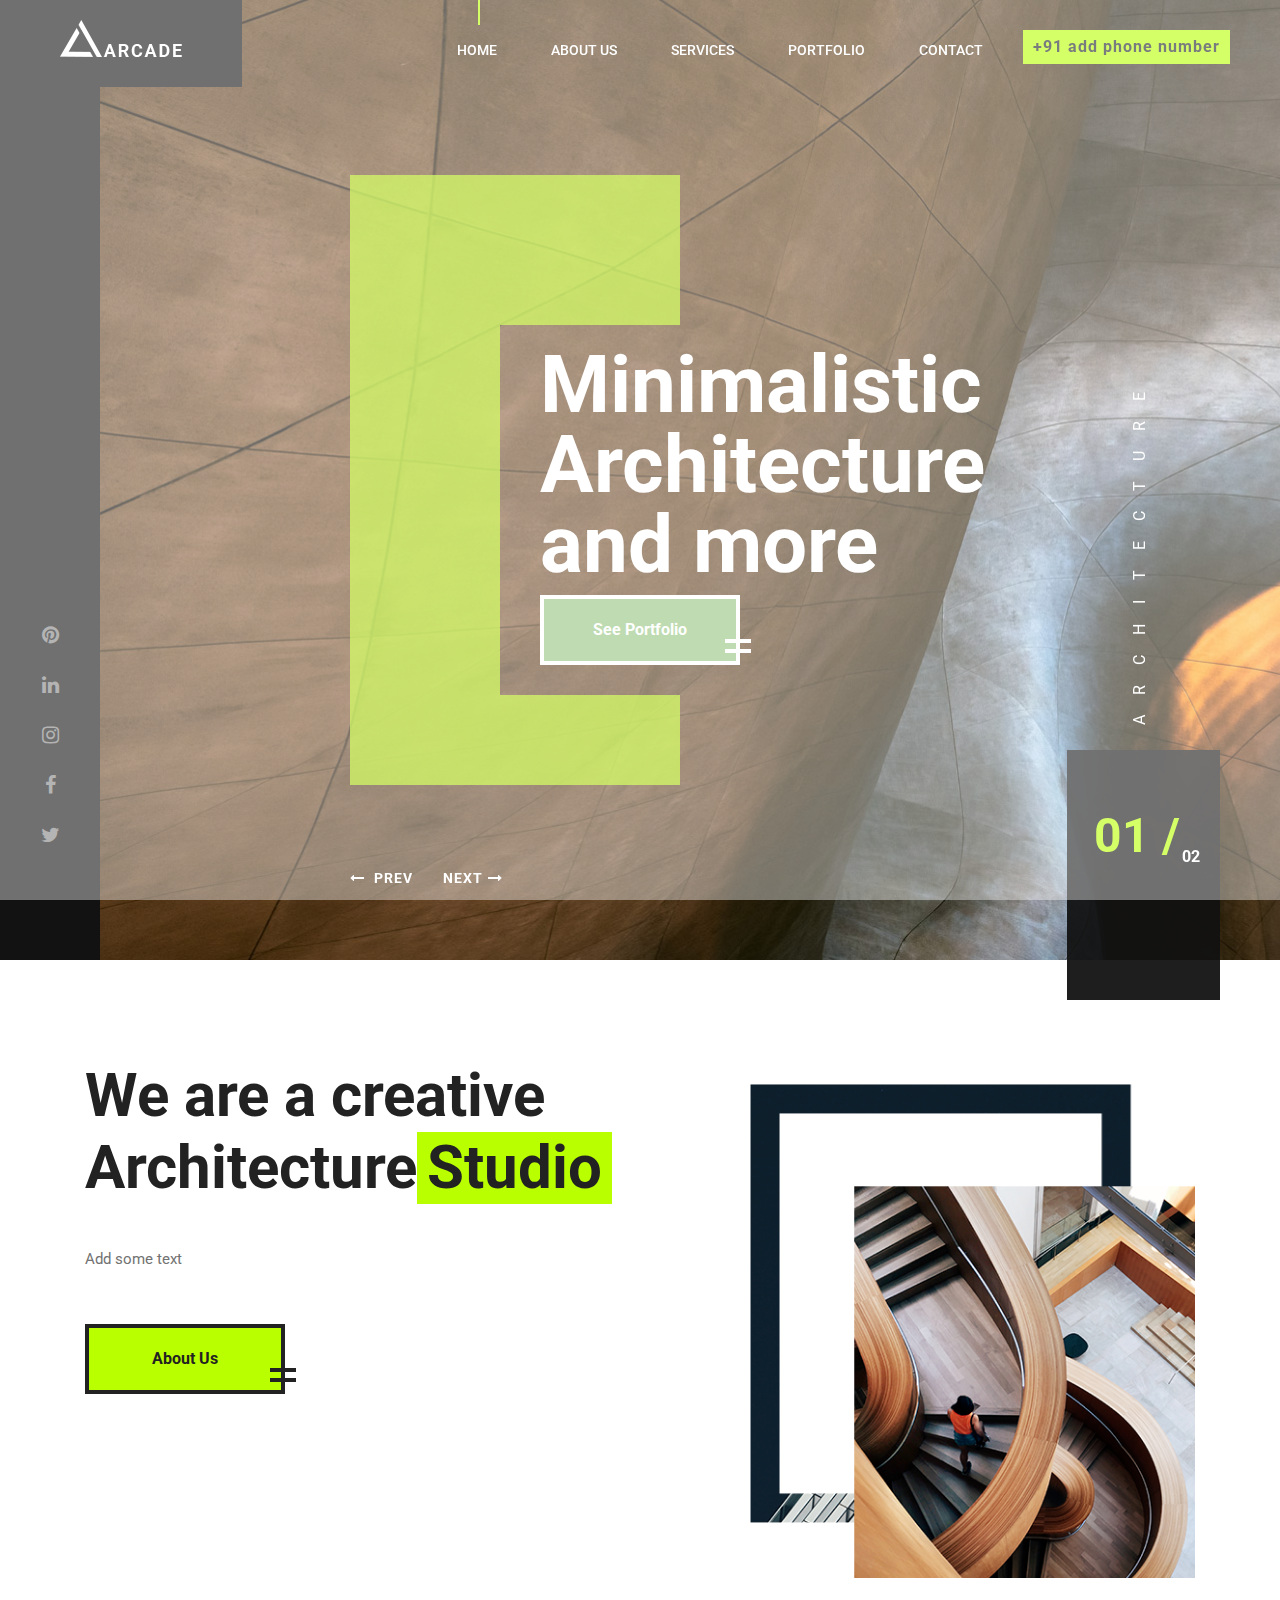
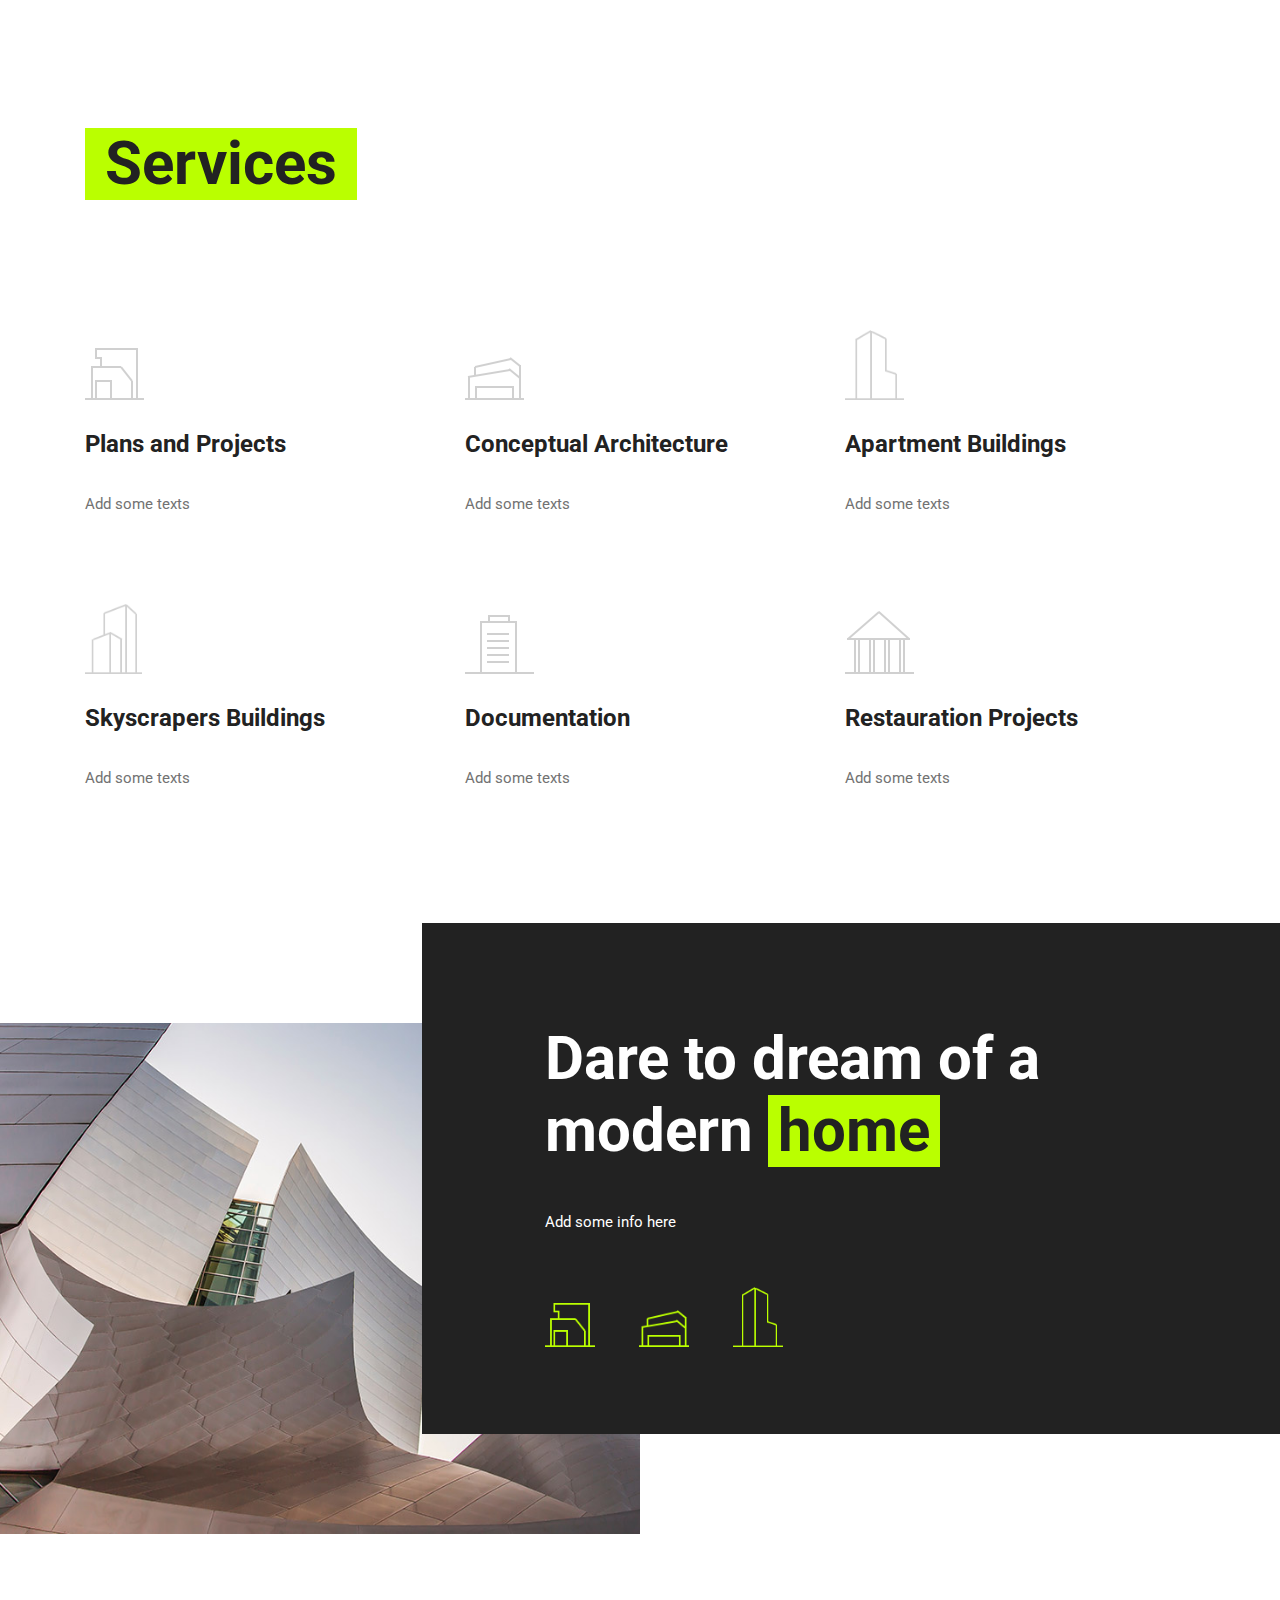
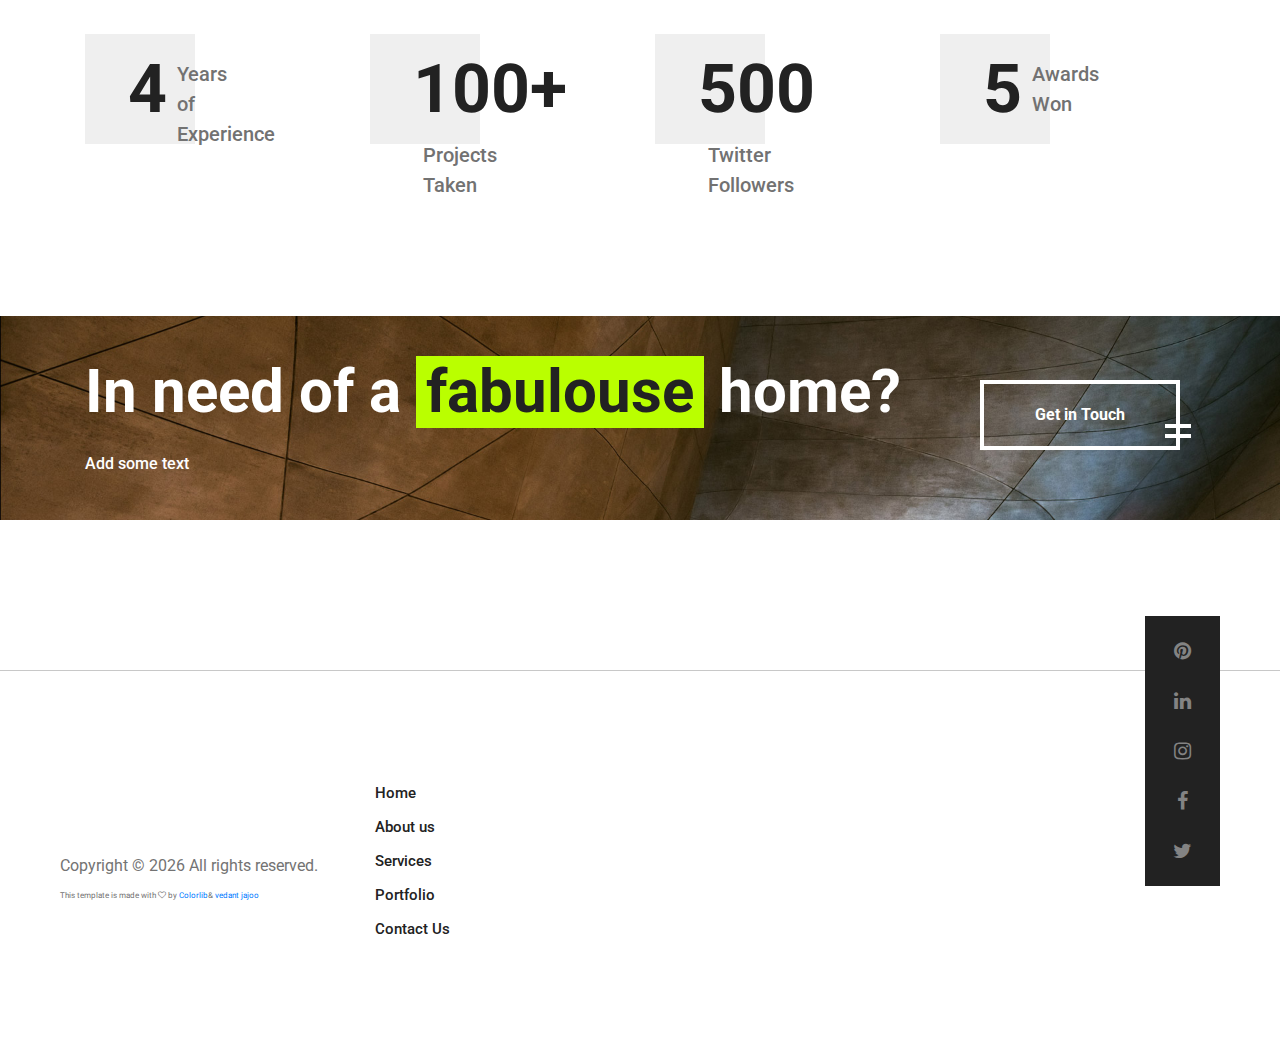
<file: index.html>
<!DOCTYPE html>
<html lang="en">
<head>
	<title>Home</title>
	<meta charset="UTF-8">
	<meta name="description" content="Best Interior Designer in Pune">
	<meta name="keywords" content="squareinchdesign, Interior Designer in pune, Pune, Architect">
	<meta name="viewport" content="width=device-width, initial-scale=1.0">
	<!-- Favicon 
	<link href="img/favicon.ico" rel="shortcut icon"/>-->

	<!-- Google Fonts -->
	<link href="https://fonts.googleapis.com/css?family=Roboto:300,400,500,700" rel="stylesheet">

	<!-- Stylesheets -->
	<link rel="stylesheet" href="css/bootstrap.min.css"/>
	<link rel="stylesheet" href="css/font-awesome.min.css"/>
	<link rel="stylesheet" href="css/animate.css"/>
	<link rel="stylesheet" href="css/owl.carousel.css"/>
	<link rel="stylesheet" href="css/style.css"/>


</head>
<body>
	<!-- Page Preloder -->
	<div id="preloder">
		<div class="loader"></div>
	</div>
	
	<!-- Header section start -->   
	<header class="header-area">
		<a href="index.html" class="logo-area">
			<img src="img/logo.png" alt="">
		</a>
		<div class="nav-switch">
			<i class="fa fa-bars"></i>
		</div>
		<div class="phone-number">+91 add phone number</div>
		<nav class="nav-menu">
			<ul>
				<li class="active"><a href="index.html">Home</a></li>
				<li><a href="about.html">About us</a></li>
				<li><a href="service.html">Services</a></li>
				<li><a href="portfolio.html">Portfolio</a></li>
				<li><a href="contact.html">Contact</a></li>
			</ul>
		</nav>
	</header>
	<!-- Header section end -->   


	<!-- Hero section start -->
	<section class="hero-section">
		<!-- left social link ber -->
		<div class="left-bar">
			<div class="left-bar-content">
				<div class="social-links">
					<a href="#"><i class="fa fa-pinterest"></i></a>
					<a href="#"><i class="fa fa-linkedin"></i></a>
					<a href="#"><i class="fa fa-instagram"></i></a>
					<a href="#"><i class="fa fa-facebook"></i></a>
					<a href="#"><i class="fa fa-twitter"></i></a>
				</div>
			</div>
		</div>
		<!-- hero slider area -->
		<div class="hero-slider">
			<div class="hero-slide-item set-bg" data-setbg="img/bg.jpg">
				<div class="slide-inner">
					<div class="slide-content">
					<h2>Minimalistic <br>Architecture <br> and more</h2>
					<a href="portfolio.html" class="site-btn sb-light"  style="background-color: #93c47d;">See Portfolio</a>
					</div>	
				</div>
			</div>	
			<div class="hero-slide-item set-bg" data-setbg="img/bg.jpg">
				<div class="slide-inner">
					<div class="slide-content">
					<h2>Minimalistic <br>Architecture <br> and more</h2>
					<a href="contact.html" class="site-btn sb-light" style="background-color: #93c47d;">Contact Us</a>
					</div>	
				</div>
			</div>	
		</div>
		<div class="slide-num-holder" id="snh-1"></div>
		<div class="hero-right-text">architecture</div>
	</section>
	<!-- Hero section end -->


	<!-- Intro section start -->
	<section class="intro-section pt100 pb50">
		<div class="container">
			<div class="row">
				<div class="col-lg-7 intro-text mb-5 mb-lg-0">
					<h2 class="sp-title">We are a creative Architecture<span>Studio</span></h2>
					<p>Add some text </p>
					<a href="about.html" class="site-btn sb-dark " style="background-color: #baff00;">About Us</a>
				</div>
				<div class="col-lg-5 pt-4">
					<img src="img/intro.png" alt="">
				</div>
			</div>
		</div>
	</section>
	<!-- Intro section end -->


	<!-- Service section start -->
	<section class="service-section spad">
		<div class="container">
			<div class="section-title">
				<h2>Services</h2>
			</div>
			<div class="row">
				<div class="col-lg-4 col-md-6">
					<div class="service-box">
						<div class="sb-icon">
							<div class="sb-img-icon">
								<img src="img/icon/dark/1.png" alt="">
							</div>
						</div>
						<h3>Plans and Projects</h3>
						<p>Add some texts</p>
						<!--<a href="#" class="readmore">READ MORE</a>-->
					</div>
				</div>
				<div class="col-lg-4 col-md-6">
					<div class="service-box">
						<div class="sb-icon">
							<div class="sb-img-icon">
								<img src="img/icon/dark/2.png" alt="">
							</div>
						</div>
						<h3>Conceptual Architecture</h3>
						<p>Add some texts</p>
						<!--<a href="#" class="readmore">READ MORE</a>-->
					</div>
				</div>
				<div class="col-lg-4 col-md-6">
					<div class="service-box">
						<div class="sb-icon">
							<div class="sb-img-icon">
								<img src="img/icon/dark/3.png" alt="">
							</div>
						</div>
						<h3>Apartment Buildings</h3>
						<p>Add some texts</p>
						<!--<a href="#" class="readmore">READ MORE</a>-->
					</div>
				</div>
				<div class="col-lg-4 col-md-6">
					<div class="service-box">
						<div class="sb-icon">
							<div class="sb-img-icon">
								<img src="img/icon/dark/4.png" alt="">
							</div>
						</div>
						<h3>Skyscrapers Buildings</h3>
						<p>Add some texts</p>
						<!--<a href="#" class="readmore">READ MORE</a>-->
					</div>
				</div>
				<div class="col-lg-4 col-md-6">
					<div class="service-box">
						<div class="sb-icon">
							<div class="sb-img-icon">
								<img src="img/icon/dark/5.png" alt="">
							</div>
						</div>
						<h3>Documentation</h3>
						<p>Add some texts</p>
						<!--<a href="#" class="readmore">READ MORE</a>-->
					</div>
				</div>
				<div class="col-lg-4 col-md-6">
					<div class="service-box">
						<div class="sb-icon">
							<div class="sb-img-icon">
								<img src="img/icon/dark/6.png" alt="">
							</div>
						</div>
						<h3>Restauration Projects</h3>
						<p>Add some texts</p>
						<!--<a href="#" class="readmore">READ MORE</a>-->
					</div>
				</div>
			</div>
		</div>
	</section>
	<!-- Service section end -->



	<!-- CTA section start -->
	<section class="cta-section pt100 pb50">
		<div class="cta-image-box"></div>
		<div class="container">
			<div class="row">
				<div class="col-lg-7 pl-lg-0 offset-lg-5 cta-content">
					<h2 class="sp-title">Dare to dream of a modern <span>home</span></h2>
					<p>Add some info here</p>
					<div class="cta-icons">
						<div class="cta-img-icon">
							<img src="img/icon/color/1.png" alt="">
						</div>
						<div class="cta-img-icon">
							<img src="img/icon/color/2.png" alt="">
						</div>
						<div class="cta-img-icon">
							<img src="img/icon/color/3.png" alt="">
						</div>
					</div>
				</div>
			</div>
		</div>
	</section>
	<!-- CTA section end -->


	<!-- Milestones section Start -->
	<section class="milestones-section spad">
		<div class="container">
			<div class="row">
				<div class="col-lg-3 col-md-6">
					<div class="milestone">
						<h2>4</h2>
						<p>Years <br>of <br>Experience</p>
					</div>
				</div>
				<div class="col-lg-3 col-md-6">
					<div class="milestone">
						<h2>100+</h2>
						<p>Projects <br>Taken</p>
					</div>
				</div>
				<div class="col-lg-3 col-md-6">
					<div class="milestone">
						<h2>500</h2>
						<p>Twitter <br>Followers</p>
					</div>
				</div>
				<div class="col-lg-3 col-md-6">
					<div class="milestone">
						<h2>5</h2>
						<p>Awards <br>Won</p>
					</div>
				</div>
			</div>
		</div>
	</section>
	<!-- Milestones section end -->


	<!-- Projects section start 
	<div class="projects-section pb50">
		<div class="container">
			<div class="row">
				<div class="col-lg-3">
					<div class="section-title">
						<h1>Projects</h1>
					</div>
				</div>
				<div class="col-lg-9">
					<ul class="projects-filter-nav">
						<li class="btn-filter" data-filter="*">All</li>
						<li class="btn-filter" data-filter=".rest">Restaurations</li>
						<li class="btn-filter" data-filter=".build">Buildings</li>
						<li class="btn-filter" data-filter=".apart">Apartments</li>
					</ul>
				</div>
			</div>
		</div>                      
		<div id="projects-carousel" class="projects-slider">
			<div class="single-project set-bg rest" data-setbg="img/projects/1.jpg">
				<div class="project-content">
					<h2>Biggest <br> Restaurations</h2>
					<p>Jan 19, 2018</p>
					<a href="#" class="seemore">See Project </a>
				</div>
			</div>
			<div class="single-project set-bg build" data-setbg="img/projects/2.jpg">
				<div class="project-content">
					<h2>Office <br> Building</h2>
					<p>Jan 19, 2018</p>
					<a href="#" class="seemore">See Project </a>
				</div>
			</div>
			<div class="single-project set-bg apart" data-setbg="img/projects/3.jpg">
				<div class="project-content">
					<h2>Nice <br> Apartments</h2>
					<p>Jan 19, 2018</p>
					<a href="#" class="seemore">See Project </a>
				</div>
			</div>
			<div class="single-project set-bg rest" data-setbg="img/projects/4.jpg">
				<div class="project-content">
					<h2>Biggest <br> Restaurations</h2>
					<p>Jan 19, 2018</p>
					<a href="#" class="seemore">See Project </a>
				</div>
			</div>
			<div class="single-project set-bg apart" data-setbg="img/projects/2.jpg">
				<div class="project-content">
					<h2>Office <br> Building</h2>
					<p>Jan 19, 2018</p>
					<a href="#" class="seemore">See Project </a>
				</div>
			</div>
		</div>
	</div>
	 Projects section end -->


	<!-- Clients section start 
	<div class="client-section spad">
		<div class="container">
			<div id="client-carousel" class="client-slider">
				<div class="single-brand">
					<a href="#">
						<img src="img/clients/1.png" alt="">
					</a>
				</div>
				<div class="single-brand">
					<a href="#">
						<img src="img/clients/2.png" alt="">
					</a>
				</div>
				<div class="single-brand">
					<a href="#">
						<img src="img/clients/3.png" alt="">
					</a>
				</div>
				<div class="single-brand">
					<a href="#">
						<img src="img/clients/4.png" alt="">
					</a>
				</div>
				<div class="single-brand">
					<a href="#">
						<img src="img/clients/5.png" alt="">
					</a>
				</div>
			</div>
		</div>
	</div>
	Clients section end -->


	<section class="promo-section pt-0">
		<div class="promo-box set-bg" data-setbg="img/bg.jpg">
			<div class="container">
				<div class="row">
					<div class="col-lg-9 promo-text">
						<h1>In need of a <span>fabulouse</span> home?</h1>
						<p>Add some text</p>
					</div>
					<div class="col-lg-3 text-lg-right">
						<a href="#" class="site-btn sb-light mt-4">Get in Touch</a>
					</div>
				</div>
			</div>
		</div>
	</section>




	<!-- Footer section start -->
	<footer class="footer-section">
		<div class="footer-social">
			<div class="social-links">
				<a href="#"><i class="fa fa-pinterest"></i></a>
				<a href="#"><i class="fa fa-linkedin"></i></a>
				<a href="#"><i class="fa fa-instagram"></i></a>
				<a href="#"><i class="fa fa-facebook"></i></a>
				<a href="#"><i class="fa fa-twitter"></i></a>
			</div>
		</div>
		<div class="container">
			<div class="row">
				<div class="col-lg-9 offset-lg-3">
					<div class="row">
						<div class="col-md-4">
							<div class="footer-item">
								<ul>
									<li><a href="index.html">Home</a></li>
									<li><a href="about.html">About us</a></li>
									<li><a href="service.html">Services</a></li>
									<li><a href="portfolio.html">Portfolio</a></li>
									<li><a href="contact.html">Contact Us</a></li>
								</ul>
							</div>
						</div>
					</div>
				</div>
			</div>
		</div>

		<!-- Link back to Colorlib can't be removed. Template is licensed under CC BY 3.0. -->
     <div class="copyright">Copyright &copy; <script>document.write(new Date().getFullYear());</script> All rights reserved.<div style="font-size: 8px"> <br>This template is made with <i class="fa fa-heart-o" aria-hidden="true"></i> by <a href="https://colorlib.com" target="_blank">Colorlib</a>& <a href="#"> vedant jajoo</a></div></div>
    <!-- Link back to Colorlib can't be removed. Template is licensed under CC BY 3.0. -->

	</footer>
	<!-- Footer section end -->




	<!--====== Javascripts & Jquery ======-->
	<script src="js/jquery-2.1.4.min.js"></script>
	<script src="js/bootstrap.min.js"></script>
	<script src="js/isotope.pkgd.min.js"></script>
	<script src="js/owl.carousel.min.js"></script>
	<script src="js/jquery.owl-filter.js"></script>
	<script src="js/magnific-popup.min.js"></script>
	<script src="js/circle-progress.min.js"></script>
	<script src="js/main.js"></script>
</body>
</html>
</file>
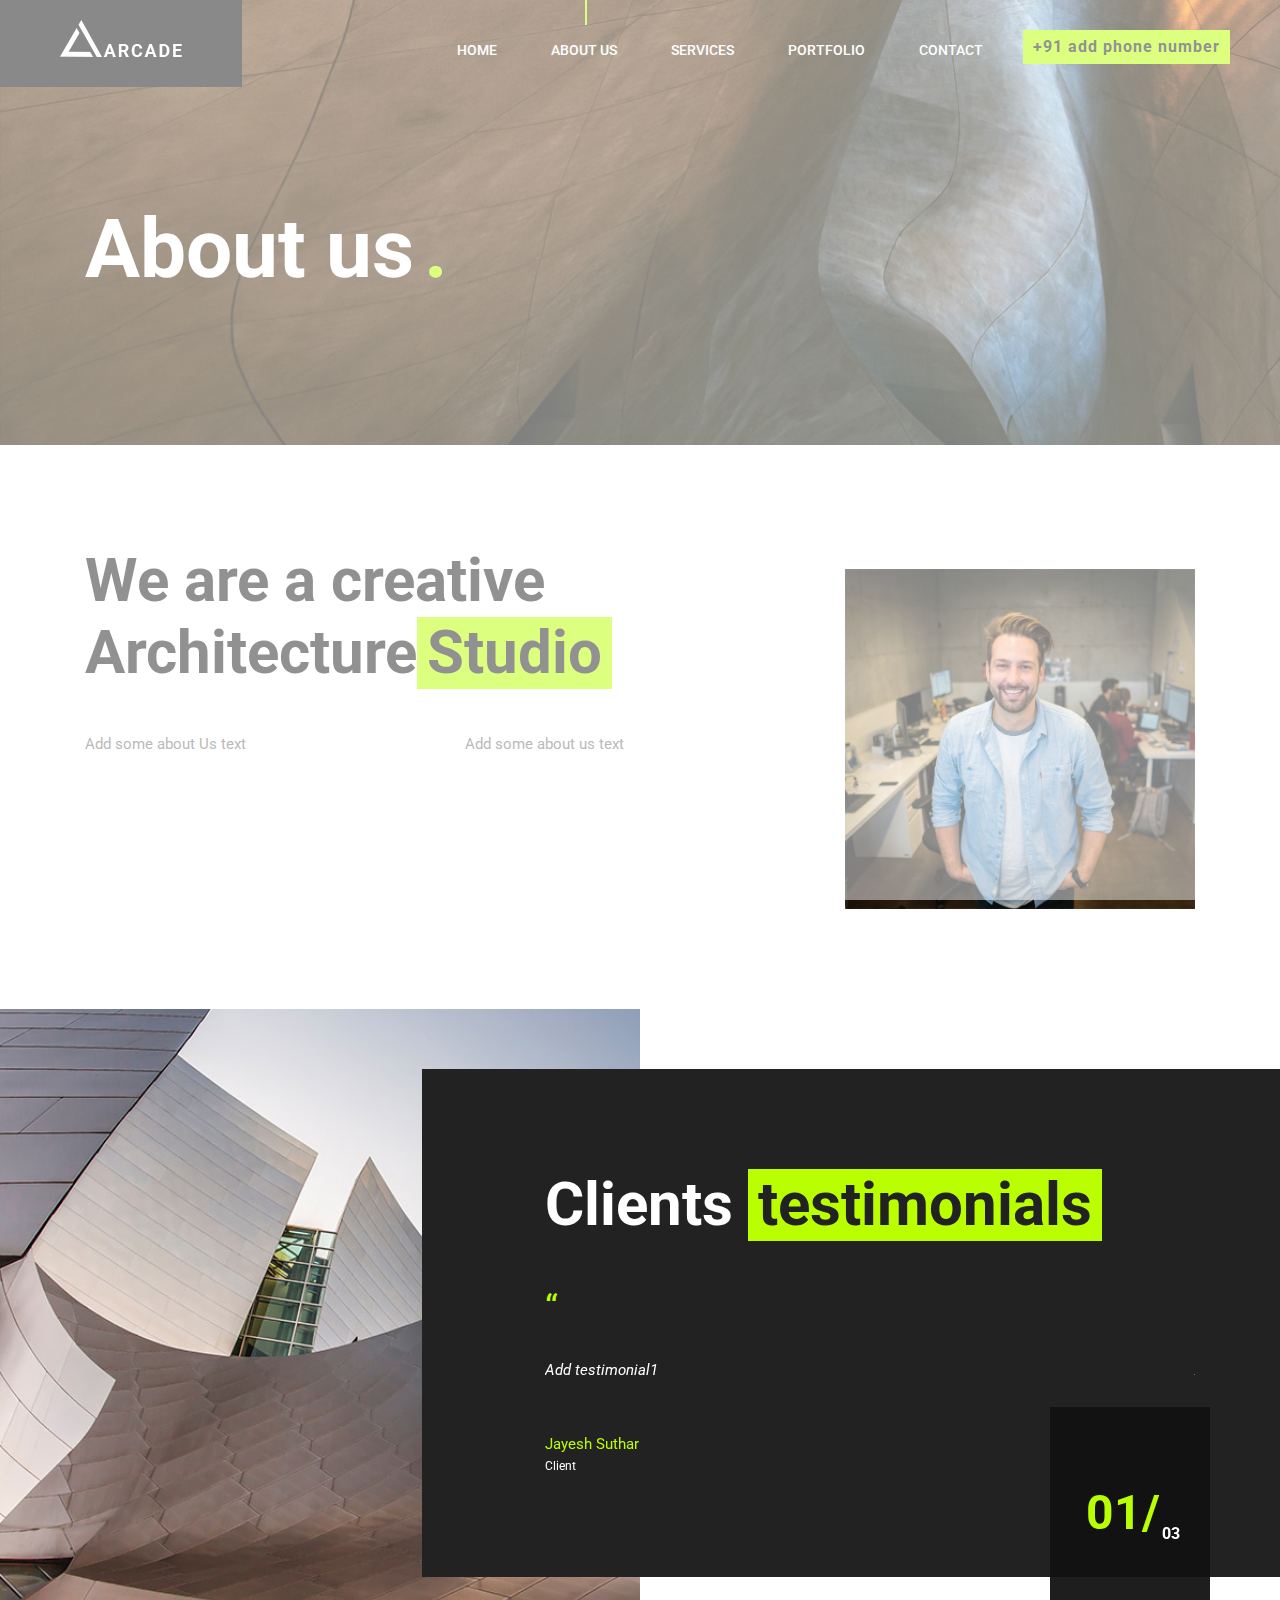
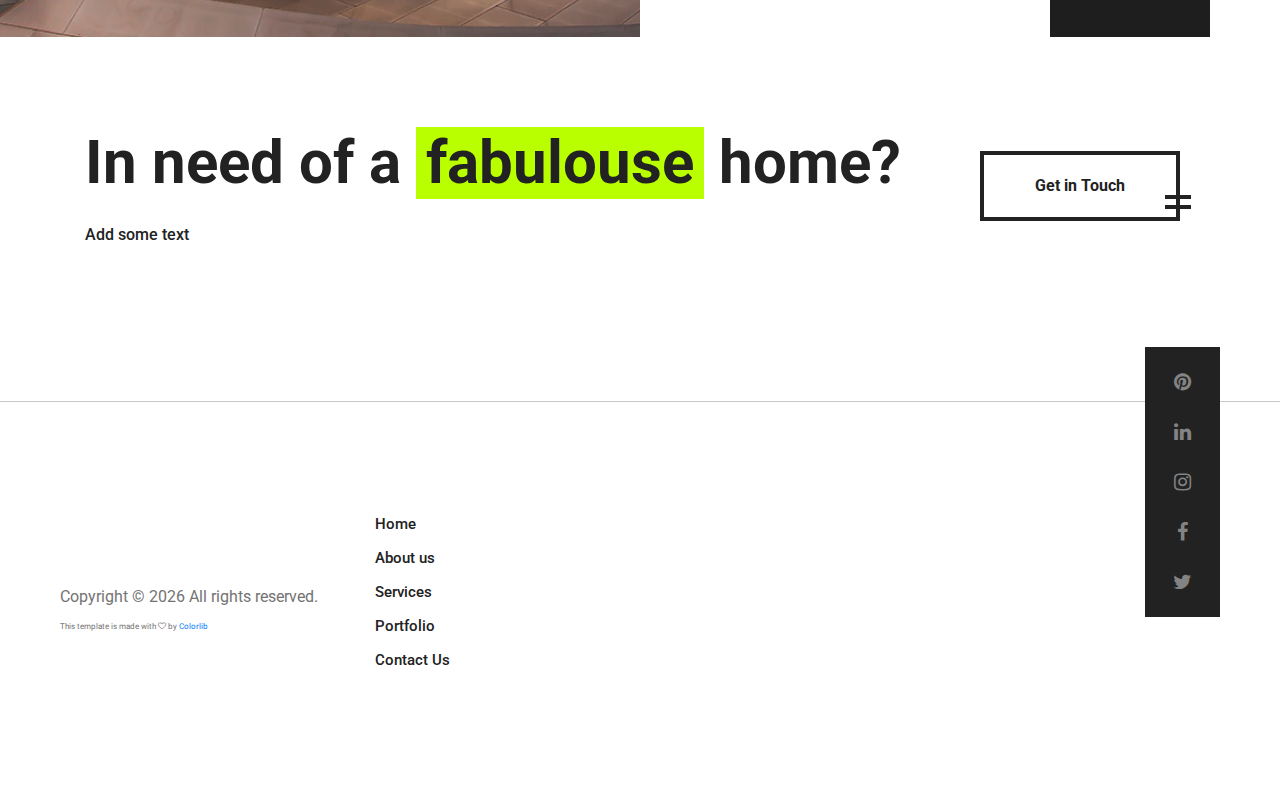
<file: about.html>
<!DOCTYPE html>
<html lang="en">
<head>
	<title>About Us</title>
	<meta charset="UTF-8">
	<meta name="description" content="Best Interior Designer in Pune">
	<meta name="keywords" content="squareinchdesign, Interior Designer in pune, Pune, Architect">
	<meta name="viewport" content="width=device-width, initial-scale=1.0">
	<!-- Favicon -->   
	<link href="img/favicon.ico" rel="shortcut icon"/>

	<!-- Google Fonts -->
	<link href="https://fonts.googleapis.com/css?family=Roboto:300,400,500,700" rel="stylesheet">

	<!-- Stylesheets -->
	<link rel="stylesheet" href="css/bootstrap.min.css"/>
	<link rel="stylesheet" href="css/font-awesome.min.css"/>
	<link rel="stylesheet" href="css/animate.css"/>
	<link rel="stylesheet" href="css/owl.carousel.css"/>
	<link rel="stylesheet" href="css/style.css"/>


	<!--[if lt IE 9]>
	  <script src="https://oss.maxcdn.com/html5shiv/3.7.2/html5shiv.min.js"></script>
	  <script src="https://oss.maxcdn.com/respond/1.4.2/respond.min.js"></script>
	<![endif]-->

</head>
<body>
	<!-- Page Preloder -->
	<div id="preloder">
		<div class="loader"></div>
	</div>
	
	<!-- Header section start -->   
	<header class="header-area">
		<a href="index.html" class="logo-area">
			<img src="img/logo.png" alt="">
		</a>
		<div class="nav-switch">
			<i class="fa fa-bars"></i>
		</div>
		<div class="phone-number">+91 add phone number</div>
		<nav class="nav-menu">
			<ul>
				<li><a href="index.html">Home</a></li>
				<li class="active"><a href="about.html">About us</a></li>
				<li><a href="service.html">Services</a></li>
				<li><a href="portfolio.html">Portfolio</a></li>
				<li><a href="contact.html">Contact</a></li>
			</ul>
		</nav>
	</header>
	<!-- Header section end -->   


	<!-- Page header section start -->
	<section class="page-header-section set-bg" data-setbg="img/header-bg.jpg">
		<div class="container">
			<h1 class="header-title">About us<span>.</span></h1>
		</div>
	</section>
	<!-- Page header section end -->



	<!-- Intro section start -->
	<section class="intro-section spad">
		<div class="container">
			<div class="row">
				<div class="col-lg-8 intro-text">
					<h1>We are a creative Architecture<span>Studio</span></h1>
					<div class="row">
						<div class="col-md-6">
							<p>Add some about Us text </p>
						</div>
						<div class="col-md-6">
							<p>Add some about us text</p>
						</div>
					</div>
				</div>
				<div class="col-lg-4 pt-4">
					<img src="img/about.jpg" alt="">
				</div>
			</div>
		</div>
	</section>
	<!-- Intro section end -->


	<!-- Testimonials section start -->
	<section class="testimonials-section spad">
		<div class="testimonials-image-box"></div>
		<div class="container">
			<div class="row">
				<div class="col-lg-7 pl-lg-0 offset-lg-5 cta-content">
					<h1>Clients <span>testimonials</span></h1>
					<div class="qut">“</div>
					<div class="testimonials-slider" id="test-slider">
						<div class="ts-item">
							<p>Add testimonial1</p>
							<h4>Jayesh Suthar</h4>
							<span>Client</span>
						</div>
						<div class="ts-item">
							<p>Add testimonials 2 </p>
							<h4>Vedant</h4>
							<span>Client</span>
						</div>
						<div class="ts-item">
							<p>Add testinomial 3</p>
							<h4>mayur</h4>
							<span>Client</span>
						</div>
					</div>
					<div class="slide-num-holder test-slider" id="snh-2"></div>
				</div>
			</div>
		</div>
	</section>
	<!-- Testimonials section end -->



	<!-- Team section start -->
	<!--
	<section class="team-section spad">
		<div class="container">
			<div class="section-title mb100">
				<h1>The Team</h1>
			</div>
			<div class="row">
				<div class="col-lg-4 col-md-6">
					<div class="team-member">
						<img src="img/team/1.jpg" alt="">
						<div class="member-info">
							<h2>Jack Smith</h2>
							<p>Senior Architect</p>
						</div>
					</div>
				</div>
				<div class="col-lg-4 col-md-6">
					<div class="team-member">
						<img src="img/team/2.jpg" alt="">
						<div class="member-info">
							<h2>Lili Jameson</h2>
							<p>Senior Architect</p>
						</div>
					</div>
				</div>
				<div class="col-lg-4 col-md-6">
					<div class="team-member">
						<img src="img/team/3.jpg" alt="">
						<div class="member-info">
							<h2>Michael Dow</h2>
							<p>Senior Architect</p>
						</div>
					</div>
				</div>
			</div>
		</div>
	</section> -->
	<!-- Team section end -->


	<section class="promo-section">
		<div class="container">
			<div class="row">
				<div class="col-lg-9 promo-text">
					<h1>In need of a <span>fabulouse</span> home?</h1>
					<p>Add some text</p>
				</div>
				<div class="col-lg-3 text-lg-right">
					<a href="#" class="site-btn sb-dark mt-4">Get in Touch</a>
				</div>
			</div>
		</div>
	</section>

	<!-- Footer section start -->
	<footer class="footer-section">
		<div class="footer-social">
			<div class="social-links">
				<a href="#"><i class="fa fa-pinterest"></i></a>
				<a href="#"><i class="fa fa-linkedin"></i></a>
				<a href="#"><i class="fa fa-instagram"></i></a>
				<a href="#"><i class="fa fa-facebook"></i></a>
				<a href="#"><i class="fa fa-twitter"></i></a>
			</div>
		</div>
		<div class="container">
			<div class="row">
				<div class="col-lg-9 offset-lg-3">
					<div class="row">
						<div class="col-md-4">
							<div class="footer-item">
								<ul>
									<li><a href="index.html">Home</a></li>
									<li><a href="about.html">About us</a></li>
									<li><a href="service.html">Services</a></li>
									<li><a href="portfolio.html">Portfolio</a></li>
									<li><a href="contact.html">Contact Us</a></li>
								</ul>
							</div>
						</div>
					</div>
				</div>
			</div>
		</div>

		<!-- Link back to Colorlib can't be removed. Template is licensed under CC BY 3.0. -->
     <div class="copyright">Copyright &copy; <script>document.write(new Date().getFullYear());</script> All rights reserved.<div style="font-size: 8px"> <br>This template is made with <i class="fa fa-heart-o" aria-hidden="true"></i> by <a href="https://colorlib.com" target="_blank">Colorlib</a></div></div>
    <!-- Link back to Colorlib can't be removed. Template is licensed under CC BY 3.0. -->

	</footer>
	<!-- Footer section end -->




	<!--====== Javascripts & Jquery ======-->
	<script src="js/jquery-2.1.4.min.js"></script>
	<script src="js/bootstrap.min.js"></script>
	<script src="js/isotope.pkgd.min.js"></script>
	<script src="js/owl.carousel.min.js"></script>
	<script src="js/jquery.owl-filter.js"></script>
	<script src="js/magnific-popup.min.js"></script>
	<script src="js/circle-progress.min.js"></script>
	<script src="js/main.js"></script>
</body>
</html>
</file>
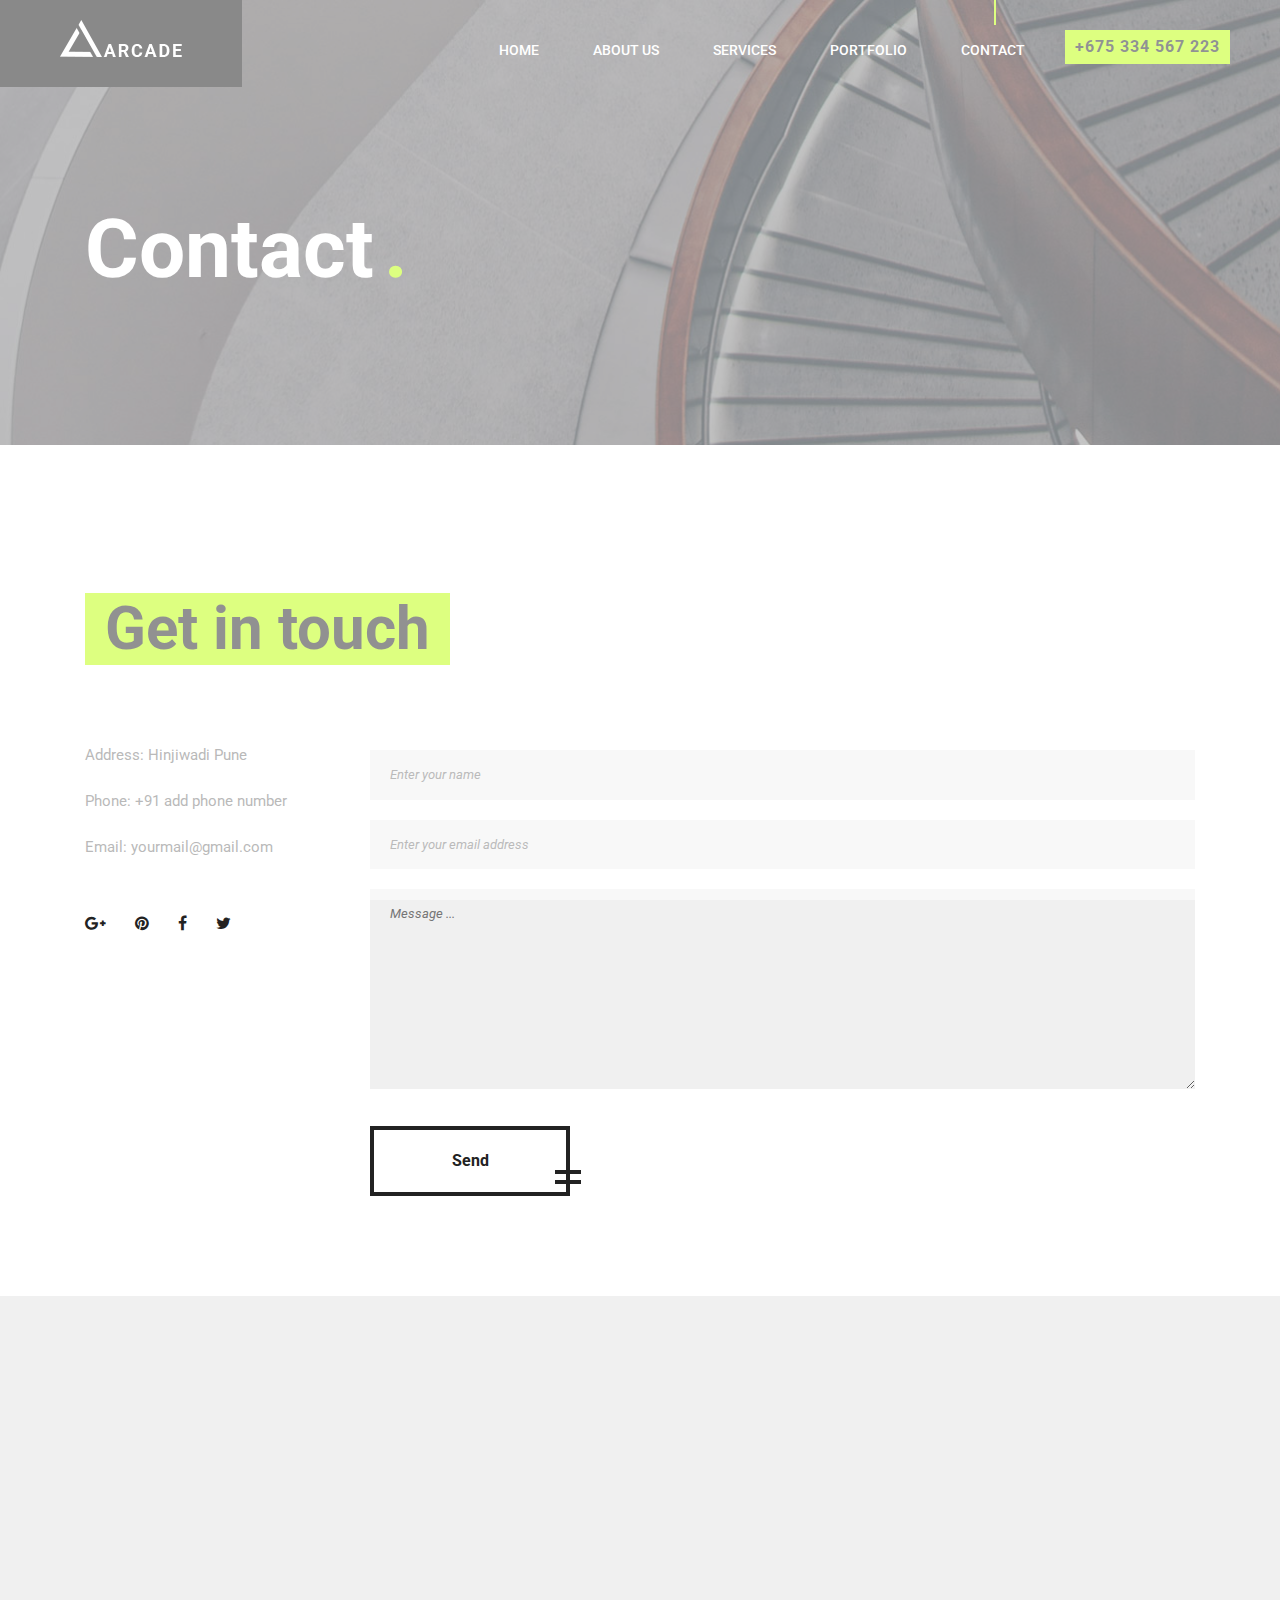
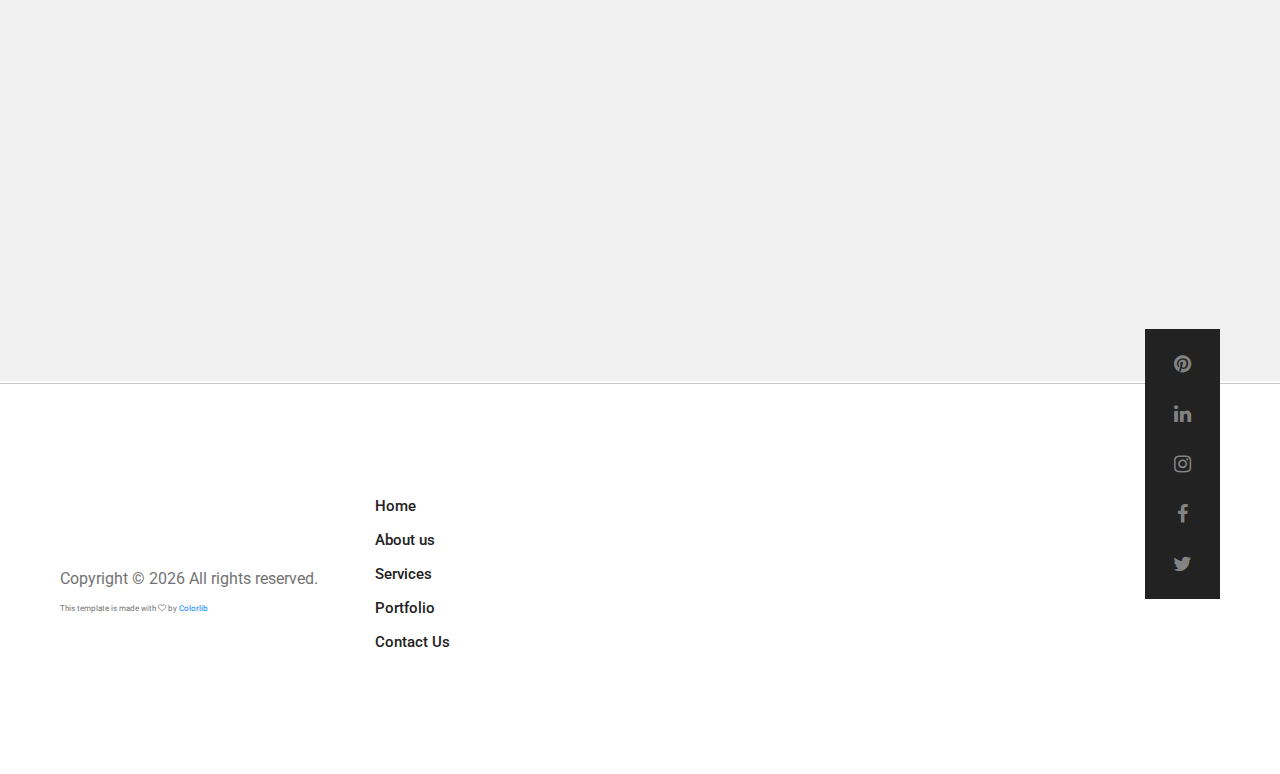
<file: contact.html>
<!DOCTYPE html>
<html lang="en">
<head>
	<title>Contact Us</title>
	<meta charset="UTF-8">
	<meta name="description" content="Best Interior Designer in Pune">
	<meta name="keywords" content="squareinchdesign, Interior Designer in pune, Pune, Architect">
	<meta name="viewport" content="width=device-width, initial-scale=1.0">

	<!-- Google Fonts -->
	<link href="https://fonts.googleapis.com/css?family=Roboto:300,400,500,700" rel="stylesheet">

	<!-- Stylesheets -->
	<link rel="stylesheet" href="css/bootstrap.min.css"/>
	<link rel="stylesheet" href="css/font-awesome.min.css"/>
	<link rel="stylesheet" href="css/animate.css"/>
	<link rel="stylesheet" href="css/owl.carousel.css"/>
	<link rel="stylesheet" href="css/style.css"/>


	<!--[if lt IE 9]>
	  <script src="https://oss.maxcdn.com/html5shiv/3.7.2/html5shiv.min.js"></script>
	  <script src="https://oss.maxcdn.com/respond/1.4.2/respond.min.js"></script>
	<![endif]-->

</head>
<body>
	<!-- Page Preloder -->
	<div id="preloder">
		<div class="loader"></div>
	</div>
	
	<!-- Header section start -->   
	<header class="header-area">
		<a href="index.html" class="logo-area">
			<img src="img/logo.png" alt="">
		</a>
		<div class="nav-switch">
			<i class="fa fa-bars"></i>
		</div>
		<div class="phone-number">+675 334 567 223</div>
		<nav class="nav-menu">
			<ul>
				<li><a href="home.html">Home</a></li>
				<li><a href="about.html">About us</a></li>
				<li><a href="service.html">Services</a></li>
				<li><a href="portfolio.html">Portfolio</a></li>
				<li class="active"><a href="contact.html">Contact</a></li>
			</ul>
		</nav>
	</header>
	<!-- Header section end -->   


	<!-- Page header section start -->
	<section class="page-header-section set-bg" data-setbg="img/header-bg-2.jpg">
		<div class="container">
			<h1 class="header-title">Contact<span>.</span></h1>
		</div>
	</section>
	<!-- Page header section end -->


	<!-- Page section start -->
	<section class="page-section pt100">
		<div class="container pb100">
			<div class="section-title pt-5">
				<h1>Get in touch</h1>
			</div>
			<div class="row">
				<div class="col-lg-3 contact-info mb-5 mb-lg-0">
					<p>Address: Hinjiwadi Pune </p>
					<p>Phone: +91 add phone number</p>
					<p>Email: yourmail@gmail.com</p>
					<div class="cf-social">
						<a href="#"><i class="fa fa-google-plus"></i></a>
						<a href="#"><i class="fa fa-pinterest"></i></a>
						<a href="#"><i class="fa fa-facebook"></i></a>
						<a href="#"><i class="fa fa-twitter"></i></a>
					</div>
				</div>
				<div class="col-lg-9">
					<form class="contact-form">
						<input type="text" placeholder="Enter your name">
						<input type="text" placeholder="Enter your email address">
						<textarea placeholder="Message ..."></textarea>
						<button class="site-btn sb-dark">Send</button>
					</form>
				</div>
			</div>
		</div>
		<div class="map-area" id="map-canvas"></div>
	</section>
	<!-- Page section end -->


<!-- Footer section start -->
	<footer class="footer-section">
		<div class="footer-social">
			<div class="social-links">
				<a href="#"><i class="fa fa-pinterest"></i></a>
				<a href="#"><i class="fa fa-linkedin"></i></a>
				<a href="#"><i class="fa fa-instagram"></i></a>
				<a href="#"><i class="fa fa-facebook"></i></a>
				<a href="#"><i class="fa fa-twitter"></i></a>
			</div>
		</div>
		<div class="container">
			<div class="row">
				<div class="col-lg-9 offset-lg-3">
					<div class="row">
						<div class="col-md-4">
							<div class="footer-item">
								<ul>
									<li><a href="index.html">Home</a></li>
									<li><a href="about.html">About us</a></li>
									<li><a href="service.html">Services</a></li>
									<li><a href="portfolio.html">Portfolio</a></li>
									<li><a href="contact.html">Contact Us</a></li>
								</ul>
							</div>
						</div>
					</div>
				</div>
			</div>
		</div>

		<!-- Link back to Colorlib can't be removed. Template is licensed under CC BY 3.0. -->
     <div class="copyright">Copyright &copy; <script>document.write(new Date().getFullYear());</script> All rights reserved.<div style="font-size: 8px"> <br>This template is made with <i class="fa fa-heart-o" aria-hidden="true"></i> by <a href="https://colorlib.com" target="_blank">Colorlib</a></div></div>
    <!-- Link back to Colorlib can't be removed. Template is licensed under CC BY 3.0. -->

	</footer>
	<!-- Footer section end -->




	<!--====== Javascripts & Jquery ======-->
	<script src="js/jquery-2.1.4.min.js"></script>
	<script src="js/bootstrap.min.js"></script>
	<script src="js/isotope.pkgd.min.js"></script>
	<script src="js/owl.carousel.min.js"></script>
	<script src="js/jquery.owl-filter.js"></script>
	<script src="js/magnific-popup.min.js"></script>
	<script src="js/circle-progress.min.js"></script>
	<script src="js/main.js"></script>
</body>
</html>
</file>
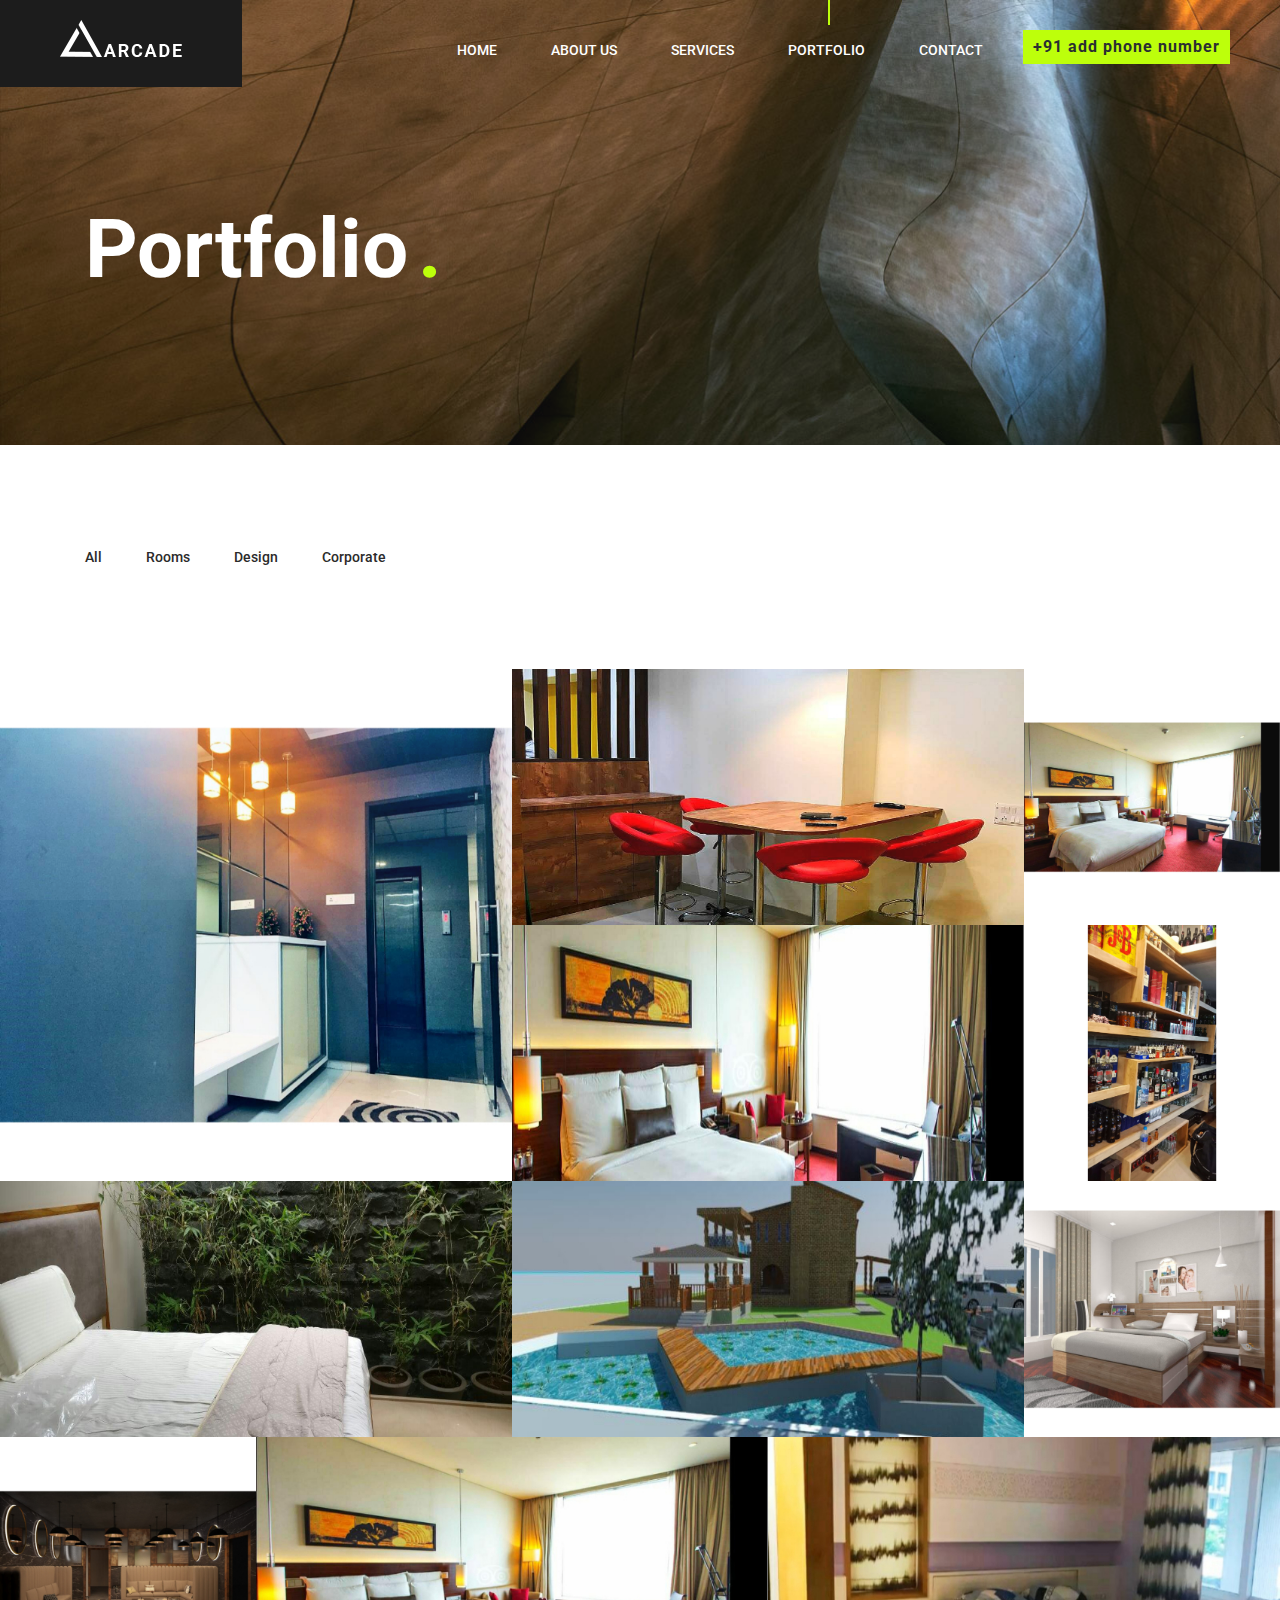
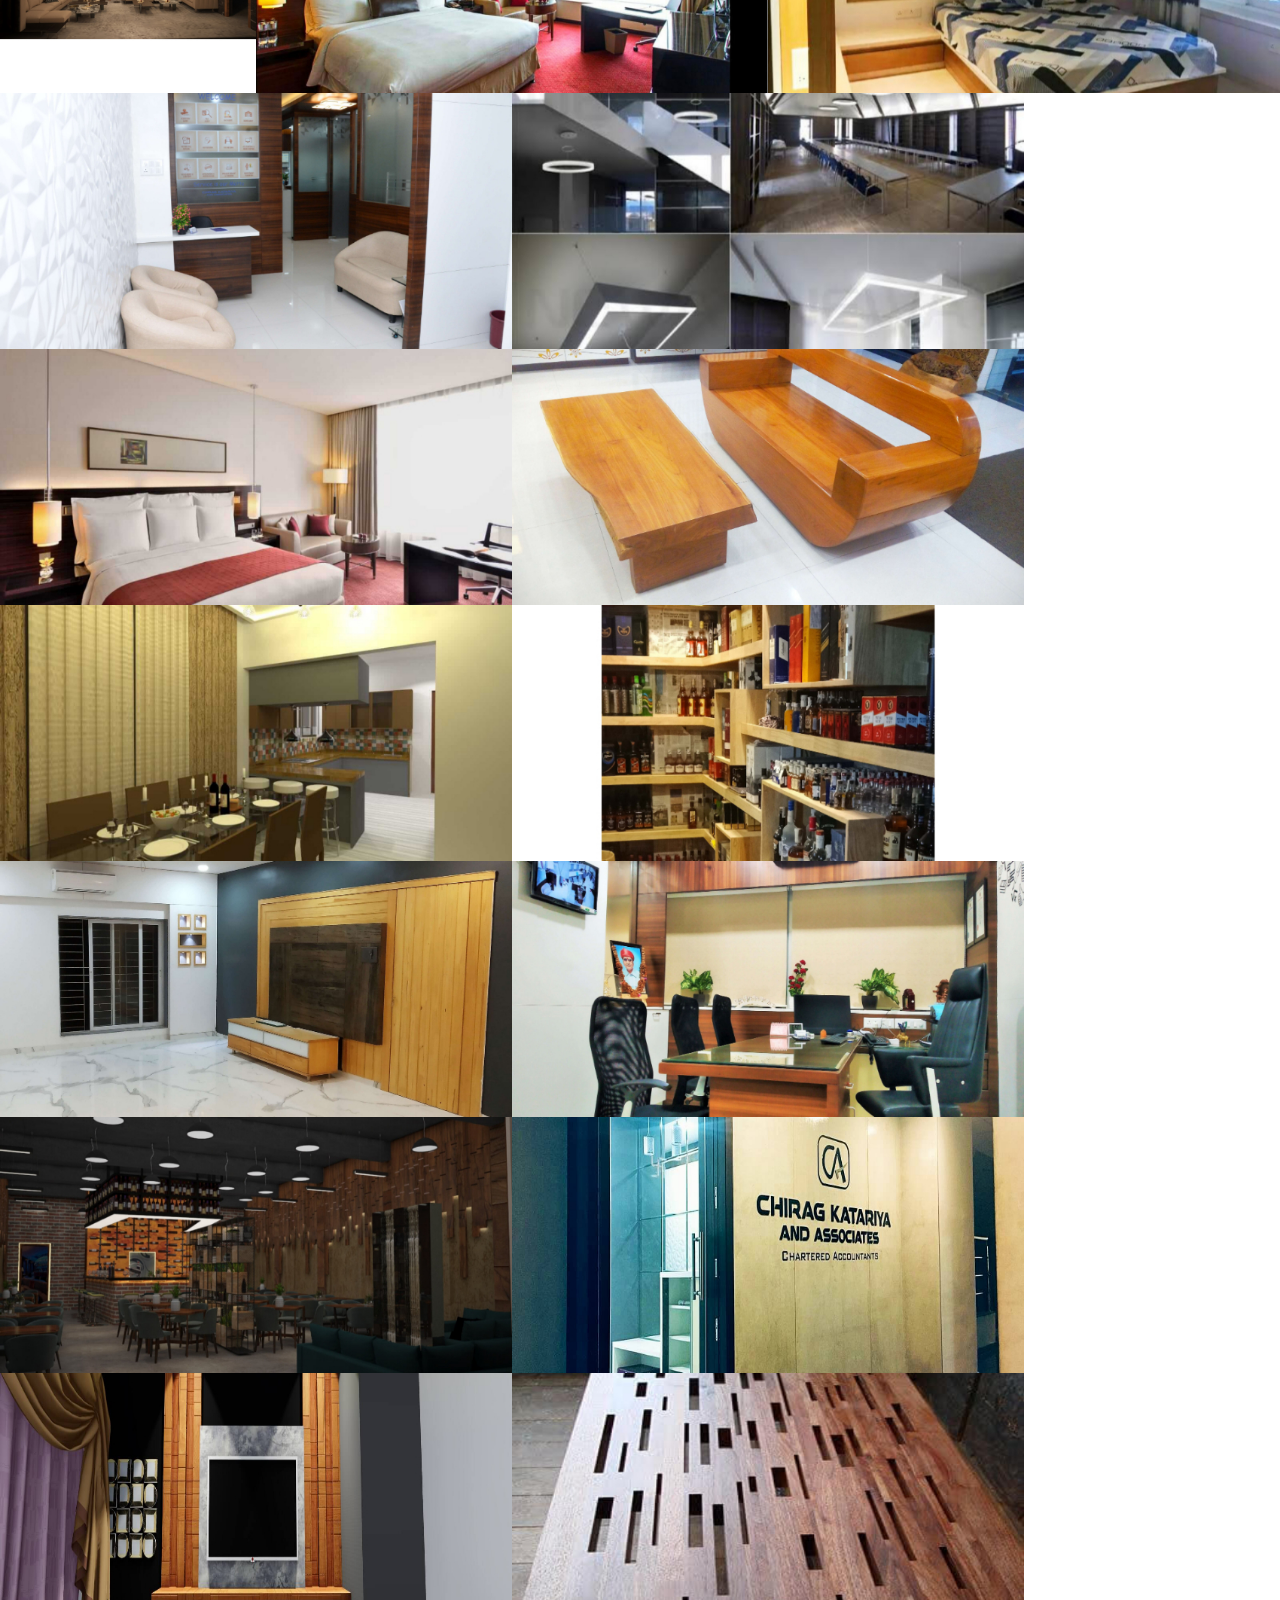
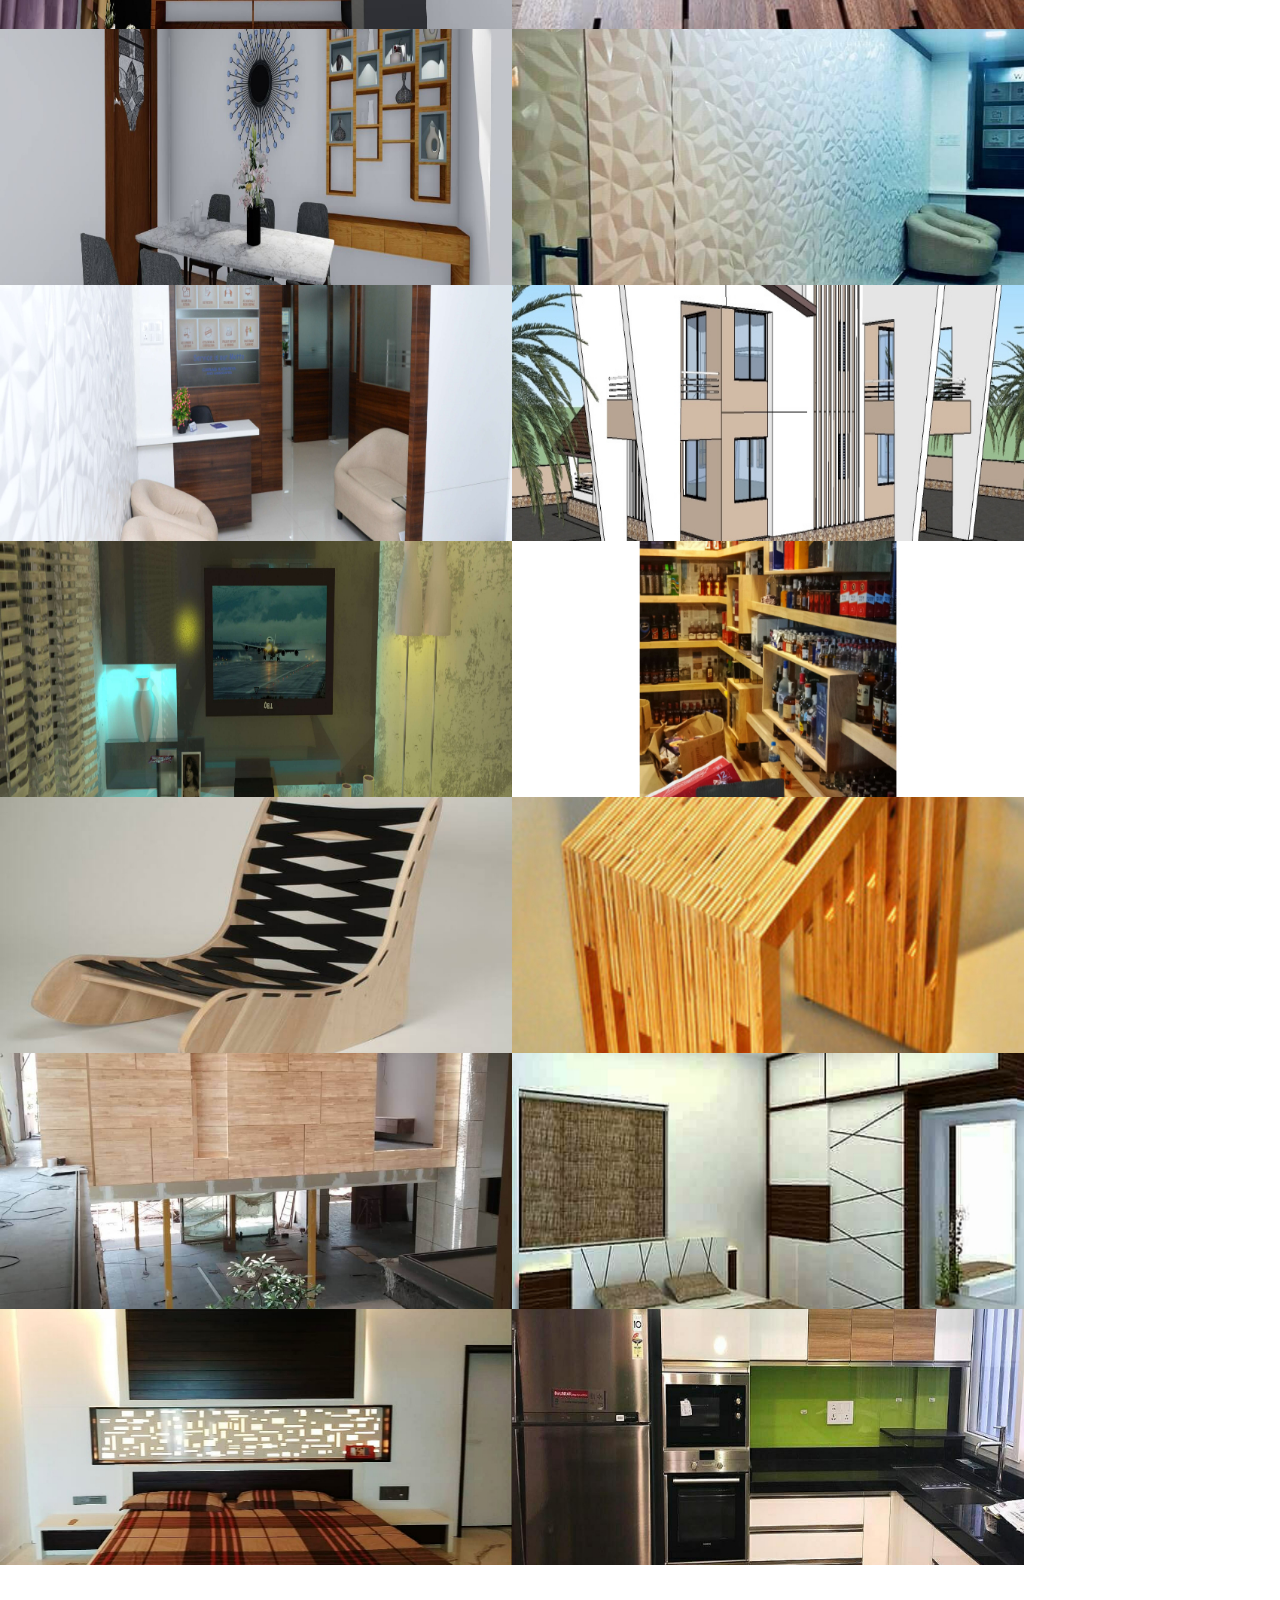
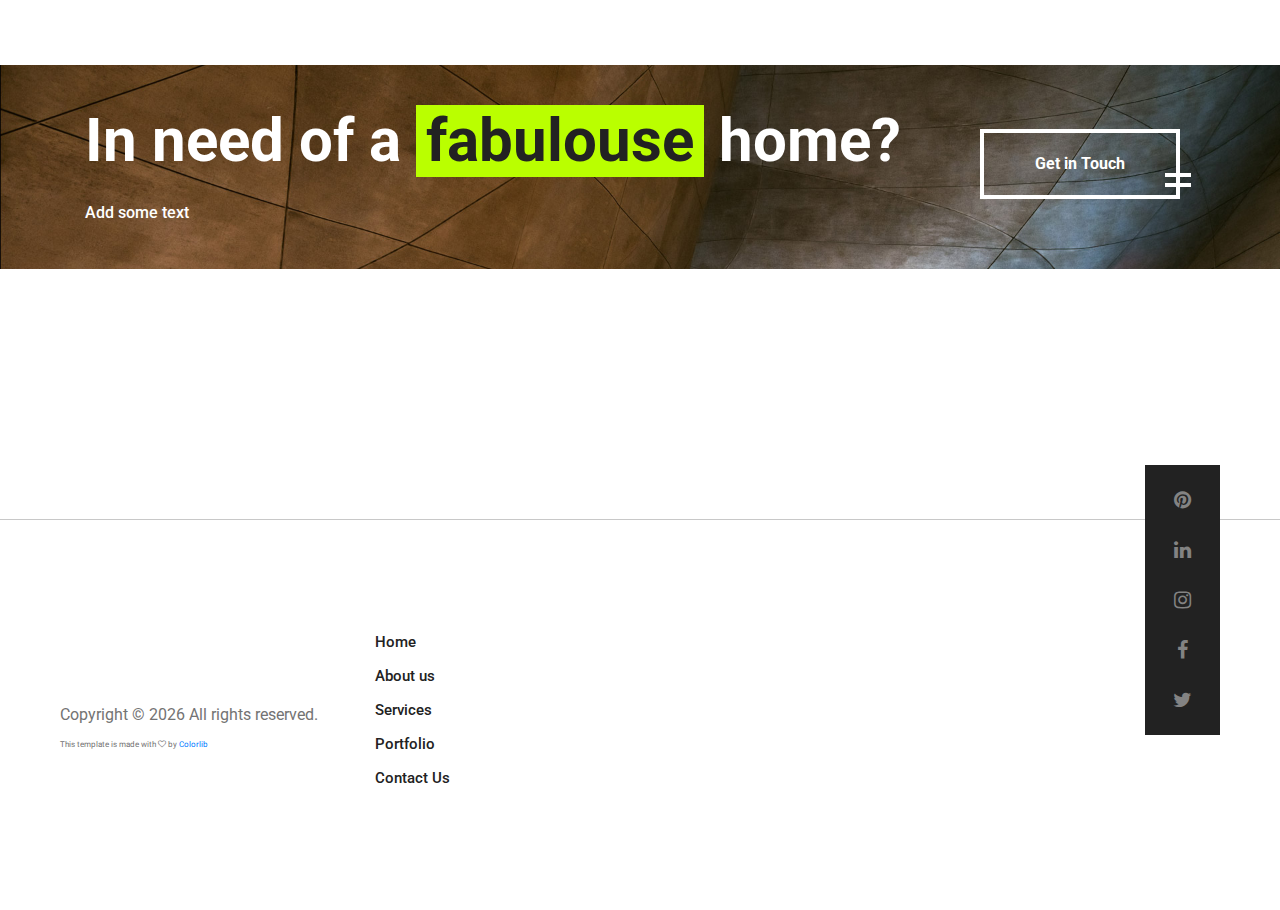
<file: portfolio.html>
<!DOCTYPE html>
<html lang="en">
<head>
	<title>Portfolio</title>
	<meta charset="UTF-8">
	<meta name="description" content="Arcade - Architecture Template">
	<meta name="keywords" content="arcade, architecture, onepage, creative, html">
	<meta name="viewport" content="width=device-width, initial-scale=1.0">
  

	<!-- Google Fonts -->
	<link href="https://fonts.googleapis.com/css?family=Roboto:300,400,500,700" rel="stylesheet">

	<!-- Stylesheets -->
	<link rel="stylesheet" href="css/bootstrap.min.css"/>
	<link rel="stylesheet" href="css/font-awesome.min.css"/>
	<link rel="stylesheet" href="css/animate.css"/>
	<link rel="stylesheet" href="css/magnific-popup.css"/>
	<link rel="stylesheet" href="css/owl.carousel.css"/>
	<link rel="stylesheet" href="css/style.css"/>


	<!--[if lt IE 9]>
	  <script src="https://oss.maxcdn.com/html5shiv/3.7.2/html5shiv.min.js"></script>
	  <script src="https://oss.maxcdn.com/respond/1.4.2/respond.min.js"></script>
	<![endif]-->

</head>
<body>
	<!-- Page Preloder -->
	<div id="preloder">
		<div class="loader"></div>
	</div>
	
	<!-- Header section start -->   
	<header class="header-area">
		<a href="index.html" class="logo-area">
			<img src="img/logo.png" alt="">
		</a>
		<div class="nav-switch">
			<i class="fa fa-bars"></i>
		</div>
		<div class="phone-number">+91 add phone number</div>
		<nav class="nav-menu">
			<ul>
				<li><a href="index.html">Home</a></li>
				<li><a href="about.html">About us</a></li>
				<li><a href="service.html">Services</a></li>
				<li class="active"><a href="portfolio.html">Portfolio</a></li>
				<li><a href="contact.html">Contact</a></li>
			</ul>
		</nav>
	</header>
	<!-- Header section end -->   


	<!-- Page header section start -->
	<section class="page-header-section set-bg" data-setbg="img/header-bg.jpg">
		<div class="container">
			<h1 class="header-title">Portfolio<span>.</span></h1>
		</div>
	</section>
	<!-- Page header section end -->


	<!-- Page section start -->
	<div class="page-section spad">
		<div class="container">
			<!-- portfolio filter menu -->
			<ul class="portfolio-filter">
				<li class="filter" data-filter="*">All</li>
				<li class="filter" data-filter=".photo">Rooms</li>
				<li class="filter" data-filter=".design">Design</li>
				<li class="filter" data-filter=".corp">Corporate</li>
			</ul>
		</div>
		<!-- portfolio items -->
		<div class="portfolio-warp spad">
			<div id="portfolio">
				<div class="grid-sizer"></div>
				<!-- portfolio item -->
				<div class="grid-item set-bg grid-wide photo" data-setbg="img/portfolio/1.jpg"><a class="img-popup" href="img/portfolio/1.jpg"></a></div>


				<div class="grid-item set-bg grid-long corp" data-setbg="img/portfolio/33.jpg"><a class="img-popup" href="img/portfolio/33.jpg"></a></div>

				<div class="grid-item set-bg grid-long photo" data-setbg="img/portfolio/34.jpg"><a class="img-popup" href="img/portfolio/34.jpg"></a></div>

				<div class="grid-item set-bg grid-long photo" data-setbg="img/portfolio/35.jpg"><a class="img-popup" href="img/portfolio/35.jpg"></a></div>

				<div class="grid-item set-bg grid-long design" data-setbg="img/portfolio/36.jpg"><a class="img-popup" href="img/portfolio/36.jpg"></a></div>


				<!-- portfolio item -->
				<div class="grid-item set-bg photo corp" data-setbg="img/portfolio/2.jpg"><a class="img-popup" href="img/portfolio/6.jpg"></a></div>
				<!-- portfolio item -->
				<div class="grid-item set-bg corp" data-setbg="img/portfolio/3.jpg"><a class="img-popup" href="img/portfolio/3.jpg"></a></div>
				<!-- portfolio item -->
				<div class="grid-item set-bg photo" data-setbg="img/portfolio/4.jpg"><a class="img-popup" href="img/portfolio/4.jpg"></a></div>
				<!-- portfolio item -->
				<div class="grid-item set-bg design photo" data-setbg="img/portfolio/5.jpg"><a class="img-popup" href="img/portfolio/5.jpg"></a></div>
				<!-- portfolio item -->
				<div class="grid-item set-bg grid-long design photo" data-setbg="img/portfolio/2.jpg"><a class="img-popup" href="img/portfolio/2.jpg"></a></div>

				<div class="grid-item set-bg grid-long design photo" data-setbg="img/portfolio/7.jpg"><a class="img-popup" href="img/portfolio/7.jpg"></a></div>

				<div class="grid-item set-bg grid-long design corp" data-setbg="img/portfolio/8.jpg"><a class="img-popup" href="img/portfolio/8.jpg"></a></div>


				<div class="grid-item set-bg grid-long design corp" data-setbg="img/portfolio/10.jpg"><a class="img-popup" href="img/portfolio/10.jpg"></a></div>

				<div class="grid-item set-bg grid-long design photo" data-setbg="img/portfolio/11.jpg"><a class="img-popup" href="img/portfolio/11.jpg"></a></div>

				<div class="grid-item set-bg grid-long design" data-setbg="img/portfolio/12.jpg"><a class="img-popup" href="img/portfolio/12.jpg"></a></div>

				<div class="grid-item set-bg grid-long design photo" data-setbg="img/portfolio/13.jpg"><a class="img-popup" href="img/portfolio/13.jpg"></a></div>

				<div class="grid-item set-bg grid-long design corp" data-setbg="img/portfolio/14.jpg"><a class="img-popup" href="img/portfolio/14.jpg"></a></div>

				<div class="grid-item set-bg grid-long photo" data-setbg="img/portfolio/15.jpg"><a class="img-popup" href="img/portfolio/15.jpg"></a></div>

				<div class="grid-item set-bg grid-long corp" data-setbg="img/portfolio/16.jpg"><a class="img-popup" href="img/portfolio/16.jpg"></a></div>

				<div class="grid-item set-bg grid-long design corp" data-setbg="img/portfolio/17.jpg"><a class="img-popup" href="img/portfolio/17.jpg"></a></div>

				<div class="grid-item set-bg grid-long corp" data-setbg="img/portfolio/19.jpg"><a class="img-popup" href="img/portfolio/19.jpg"></a></div>

				<div class="grid-item set-bg grid-long design" data-setbg="img/portfolio/20.jpg"><a class="img-popup" href="img/portfolio/20.jpg"></a></div>


				<div class="grid-item set-bg grid-long design" data-setbg="img/portfolio/21.jpg"><a class="img-popup" href="img/portfolio/21.jpg"></a></div>


				<div class="grid-item set-bg grid-long design" data-setbg="img/portfolio/22.jpg"><a class="img-popup" href="img/portfolio/22.jpg"></a></div>


				<div class="grid-item set-bg grid-long design" data-setbg="img/portfolio/23.jpg"><a class="img-popup" href="img/portfolio/23.jpg"></a></div>

				
				<div class="grid-item set-bg grid-long design photo" data-setbg="img/portfolio/24.jpg"><a class="img-popup" href="img/portfolio/24.jpg"></a></div>

				<div class="grid-item set-bg grid-long design" data-setbg="img/portfolio/25.jpg"><a class="img-popup" href="img/portfolio/25.jpg"></a></div>

				<div class="grid-item set-bg grid-long photo" data-setbg="img/portfolio/26.jpg"><a class="img-popup" href="img/portfolio/26.jpg"></a></div>

				<div class="grid-item set-bg grid-long design corp" data-setbg="img/portfolio/9.jpg"><a class="img-popup" href="img/portfolio/9.jpg"></a></div>

				<div class="grid-item set-bg grid-long design" data-setbg="img/portfolio/27.jpg"><a class="img-popup" href="img/portfolio/27.jpg"></a></div>

				<div class="grid-item set-bg grid-long design" data-setbg="img/portfolio/28.jpg"><a class="img-popup" href="img/portfolio/28.jpg"></a></div>

				<div class="grid-item set-bg grid-long photo" data-setbg="img/portfolio/29.jpg"><a class="img-popup" href="img/portfolio/29.jpg"></a></div>

				<div class="grid-item set-bg grid-long photo" data-setbg="img/portfolio/30.jpg"><a class="img-popup" href="img/portfolio/30.jpg"></a></div>

				<div class="grid-item set-bg grid-long photo" data-setbg="img/portfolio/31.jpg"><a class="img-popup" href="img/portfolio/31.jpg"></a></div>

				<div class="grid-item set-bg grid-long photo" data-setbg="img/portfolio/32.jpg"><a class="img-popup" href="img/portfolio/32.jpg"></a></div>

				


			</div>
		</div>
		

		<section class="promo-section pt-0">
		<div class="promo-box set-bg" data-setbg="img/bg.jpg">
			<div class="container">
				<div class="row">
					<div class="col-lg-9 promo-text">
						<h1>In need of a <span>fabulouse</span> home?</h1>
						<p>Add some text</p>
					</div>
					<div class="col-lg-3 text-lg-right">
						<a href="#" class="site-btn sb-light mt-4">Get in Touch</a>
					</div>
				</div>
			</div>
		</div>
	</section>

	</div>
	<!-- Page section end -->


<!-- Footer section start -->
	<footer class="footer-section">
		<div class="footer-social">
			<div class="social-links">
				<a href="#"><i class="fa fa-pinterest"></i></a>
				<a href="#"><i class="fa fa-linkedin"></i></a>
				<a href="#"><i class="fa fa-instagram"></i></a>
				<a href="#"><i class="fa fa-facebook"></i></a>
				<a href="#"><i class="fa fa-twitter"></i></a>
			</div>
		</div>
		<div class="container">
			<div class="row">
				<div class="col-lg-9 offset-lg-3">
					<div class="row">
						<div class="col-md-4">
							<div class="footer-item">
								<ul>
									<li><a href="index.html">Home</a></li>
									<li><a href="about.html">About us</a></li>
									<li><a href="service.html">Services</a></li>
									<li><a href="portfolio.html">Portfolio</a></li>
									<li><a href="contact.html">Contact Us</a></li>
								</ul>
							</div>
						</div>
					</div>
				</div>
			</div>
		</div>

		<!-- Link back to Colorlib can't be removed. Template is licensed under CC BY 3.0. -->
     <div class="copyright">Copyright &copy; <script>document.write(new Date().getFullYear());</script> All rights reserved.<div style="font-size: 8px"> <br>This template is made with <i class="fa fa-heart-o" aria-hidden="true"></i> by <a href="https://colorlib.com" target="_blank">Colorlib</a></div></div>
    <!-- Link back to Colorlib can't be removed. Template is licensed under CC BY 3.0. -->

	</footer>
	<!-- Footer section end -->




	<!--====== Javascripts & Jquery ======-->
	<script src="js/jquery-2.1.4.min.js"></script>
	<script src="js/bootstrap.min.js"></script>
	<script src="js/isotope.pkgd.min.js"></script>
	<script src="js/owl.carousel.min.js"></script>
	<script src="js/jquery.owl-filter.js"></script>
	<script src="js/magnific-popup.min.js"></script>
	<script src="js/circle-progress.min.js"></script>
	<script src="js/main.js"></script>
</body>
</html>
</file>
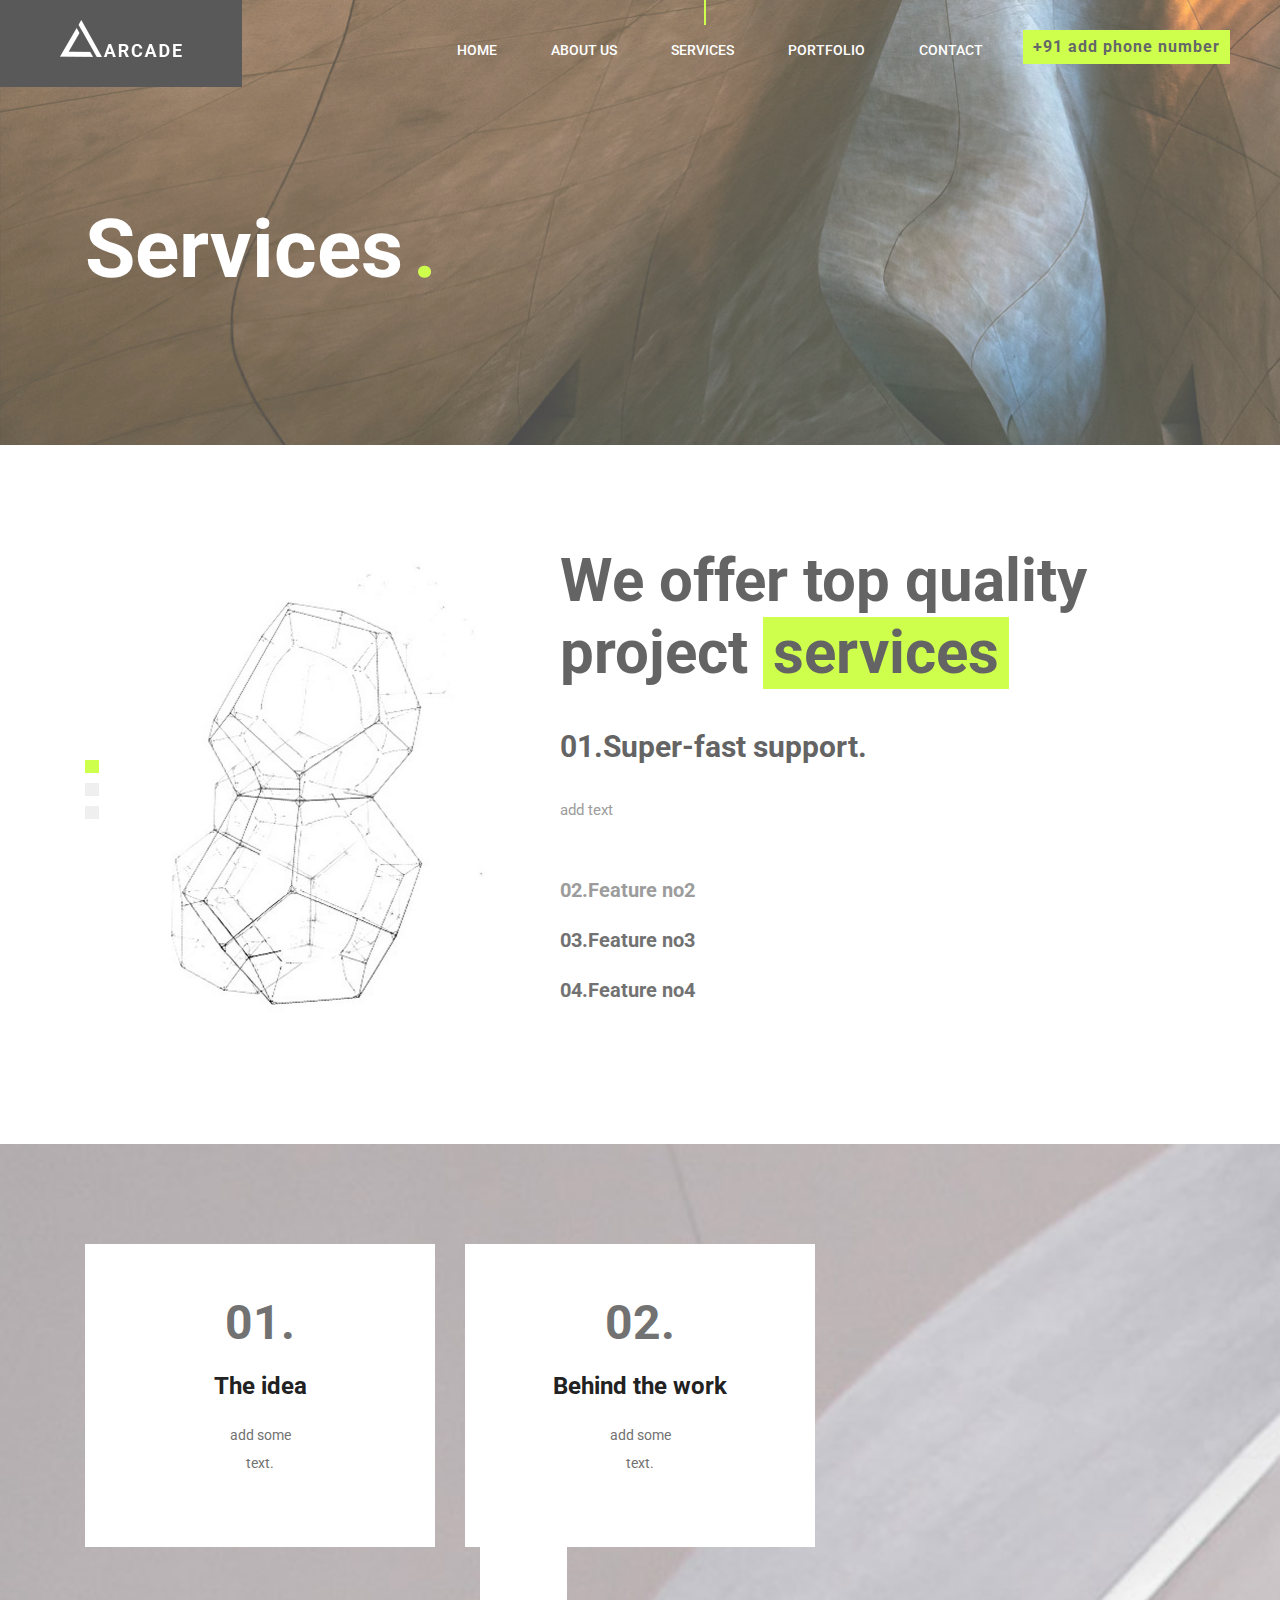
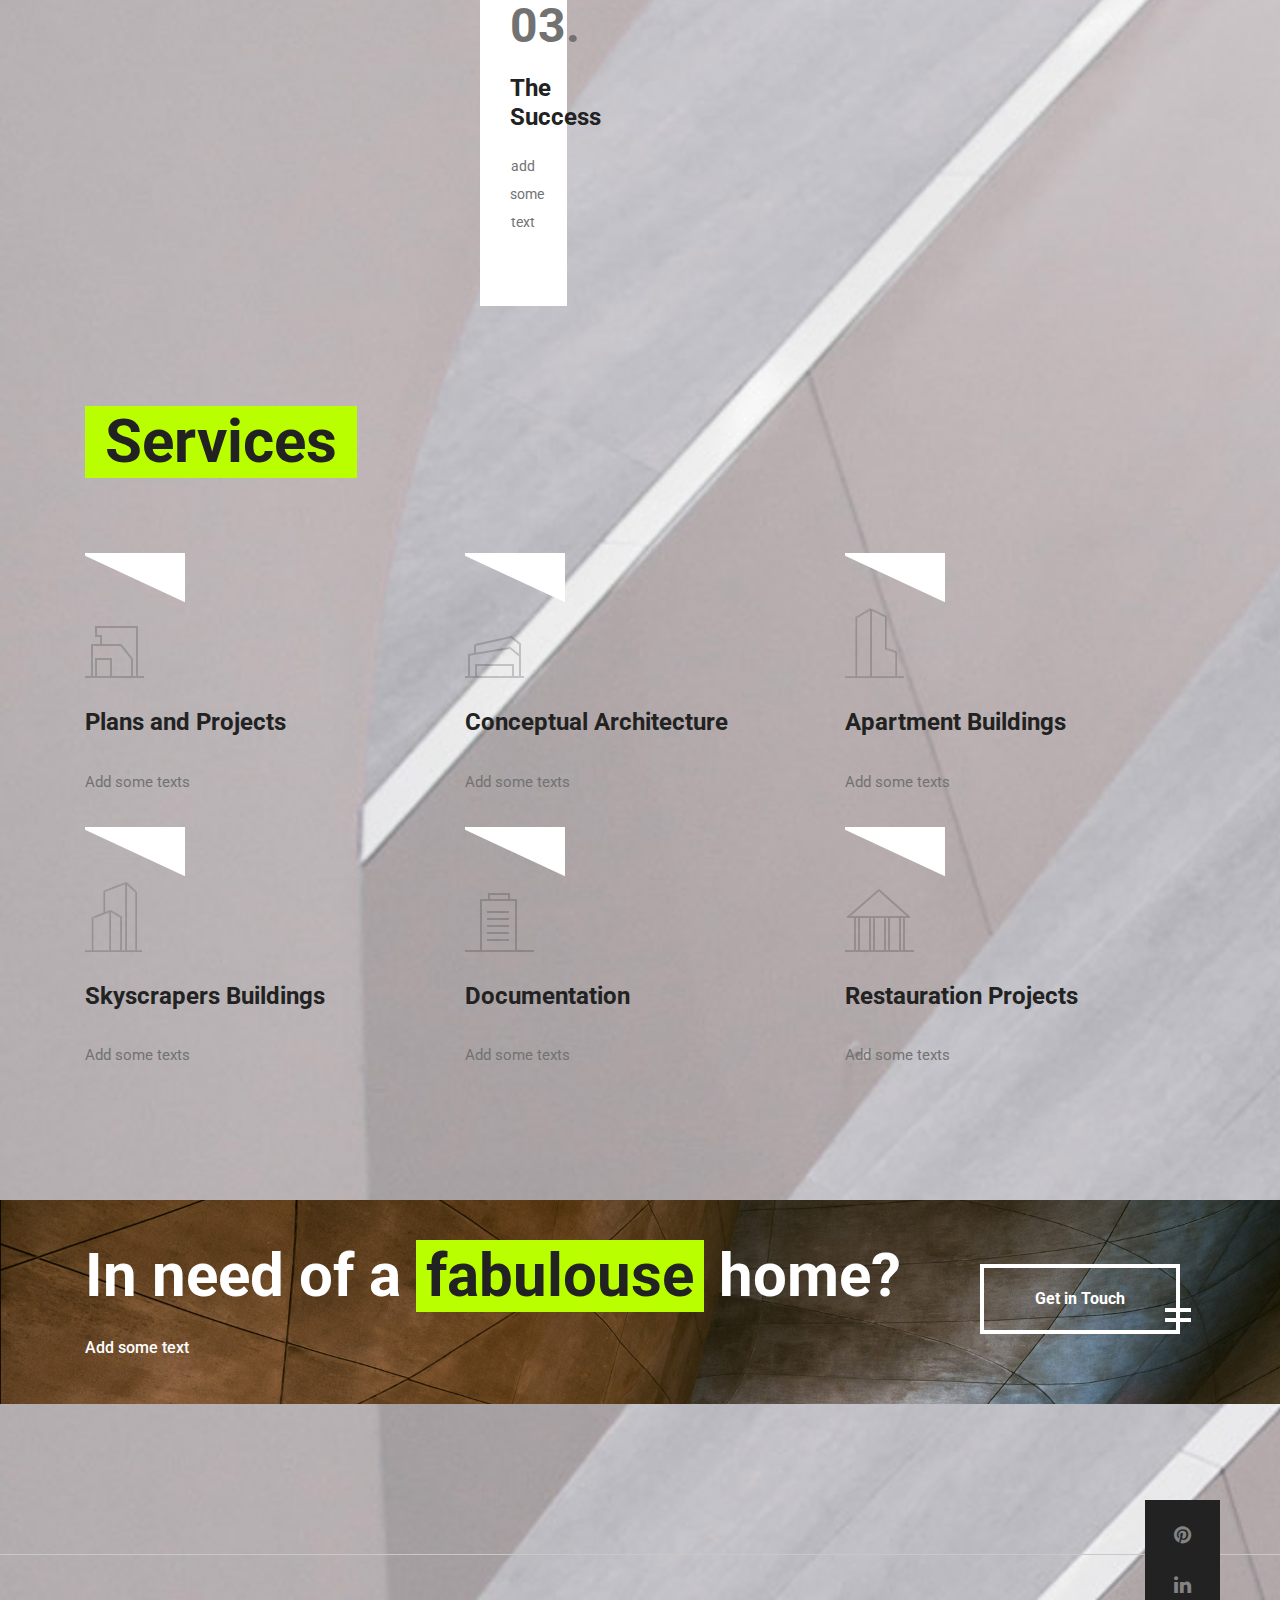
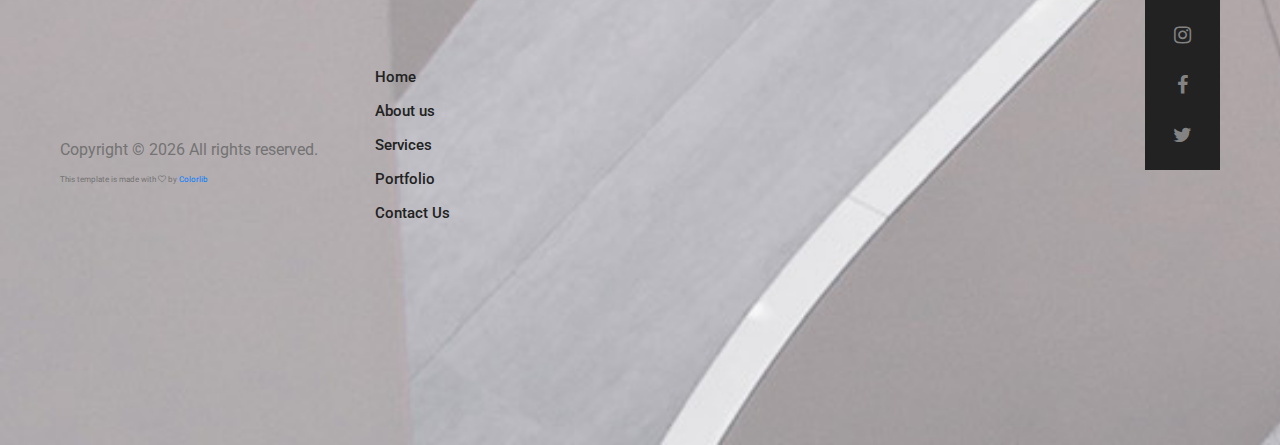
<file: service.html>
<!DOCTYPE html>
<html lang="en">
<head>
	<title>Services</title>
	<meta charset="UTF-8">
	<meta name="description" content="Best Interior Designer in Pune">
	<meta name="keywords" content="squareinchdesign, Interior Designer in pune, Pune, Architect">
	<meta name="viewport" content="width=device-width, initial-scale=1.0">
	
	
	<!-- Google Fonts -->
	<link href="https://fonts.googleapis.com/css?family=Roboto:300,400,500,700" rel="stylesheet">

	<!-- Stylesheets -->
	<link rel="stylesheet" href="css/bootstrap.min.css"/>
	<link rel="stylesheet" href="css/font-awesome.min.css"/>
	<link rel="stylesheet" href="css/animate.css"/>
	<link rel="stylesheet" href="css/owl.carousel.css"/>
	<link rel="stylesheet" href="css/style.css"/>


	<!--[if lt IE 9]>
	  <script src="https://oss.maxcdn.com/html5shiv/3.7.2/html5shiv.min.js"></script>
	  <script src="https://oss.maxcdn.com/respond/1.4.2/respond.min.js"></script>
	<![endif]-->

</head>
<body>
	<!-- Page Preloder -->
	<div id="preloder">
		<div class="loader"></div>
	</div>
	
	<!-- Header section start -->   
	<header class="header-area">
		<a href="home.html" class="logo-area">
			<img src="img/logo.png" alt="">
		</a>
		<div class="nav-switch">
			<i class="fa fa-bars"></i>
		</div>
		<div class="phone-number">+91 add phone number</div>
		<nav class="nav-menu">
			<ul>
				<li><a href="home.html">Home</a></li>
				<li><a href="about.html">About us</a></li>
				<li class="active"><a href="service.html">Services</a></li>
				<li><a href="portfolio.html">Portfolio</a></li>
				<li><a href="contact.html">Contact</a></li>
			</ul>
		</nav>
	</header>
	<!-- Header section end -->   


	<!-- Page header section start -->
	<section class="page-header-section set-bg" data-setbg="img/header-bg.jpg">
		<div class="container">
			<h1 class="header-title">Services<span>.</span></h1>
		</div>
	</section>
	<!-- Page header section end -->



	<!-- Intro section start -->
	<section class="intro-section spad">
		<div class="container">
			<div class="row">
				<div class="col-lg-5">
					<div class="service-slider">
						<div class="ss-single">
							<img src="img/service/1.jpg" alt="">
						</div>
						<div class="ss-single">
							<img src="img/service/2.jpg" alt="">
						</div>
						<div class="ss-single">
							<img src="img/service/3.jpg" alt="">
						</div>
					</div>
				</div>
				<div class="col-lg-7 service-text">
					<h1>We offer top quality project <span>services</span></h1>
					<h2>01.Super-fast support.</h2>
					<p>add text </p>
					<ol>
						<li>02.Feature no2</li>
						<li>03.Feature no3</li>
						<li>04.Feature no4</li>
					</ol>
				</div>
			</div>
		</div>
	</section>
	<!-- Intro section end -->


	<!-- Service box section start -->
	<div class="service-box-section spad set-bg" data-setbg="img/service-bg.jpg">
		<div class="container">
			<div class="row">
				<div class="col-lg-4 col-md-6">
					<div class="solid-service-box">
						<h2>01.</h2>
						<h3>The idea</h3>
						<p>add some <br> text.</p>
						
					</div>
				</div>
				<div class="col-lg-4 col-md-6">
					<div class="solid-service-box">
						<h2>02.</h2>
						<h3>Behind the work</h3>
						<p>add some <br> text.</p>
						
				</div>
				<div class="col-lg-4 col-md-12">
					<div class="solid-service-box">
						<h2>03.</h2>
						<h3>The Success</h3>
						<p>add some <br> text</p>
					
					</div>
				</div>
			</div>
		</div>
	</div>
	<!-- Service box section end -->


	<!-- Service section start -->
	<section class="service-section spad">
		<div class="container">
			<div class="section-title">
				<h2>Services</h2>
			</div>
			<div class="row">
				<div class="col-lg-4 col-md-6">
					<div class="service-box">
						<div class="sb-icon">
							<div class="sb-img-icon">
								<img src="img/icon/dark/1.png" alt="">
							</div>
						</div>
						<h3>Plans and Projects</h3>
						<p>Add some texts</p>
						<!--<a href="#" class="readmore">READ MORE</a>-->
					</div>
				</div>
				<div class="col-lg-4 col-md-6">
					<div class="service-box">
						<div class="sb-icon">
							<div class="sb-img-icon">
								<img src="img/icon/dark/2.png" alt="">
							</div>
						</div>
						<h3>Conceptual Architecture</h3>
						<p>Add some texts</p>
						<!--<a href="#" class="readmore">READ MORE</a>-->
					</div>
				</div>
				<div class="col-lg-4 col-md-6">
					<div class="service-box">
						<div class="sb-icon">
							<div class="sb-img-icon">
								<img src="img/icon/dark/3.png" alt="">
							</div>
						</div>
						<h3>Apartment Buildings</h3>
						<p>Add some texts</p>
						<!--<a href="#" class="readmore">READ MORE</a>-->
					</div>
				</div>
				<div class="col-lg-4 col-md-6">
					<div class="service-box">
						<div class="sb-icon">
							<div class="sb-img-icon">
								<img src="img/icon/dark/4.png" alt="">
							</div>
						</div>
						<h3>Skyscrapers Buildings</h3>
						<p>Add some texts</p>
						<!--<a href="#" class="readmore">READ MORE</a>-->
					</div>
				</div>
				<div class="col-lg-4 col-md-6">
					<div class="service-box">
						<div class="sb-icon">
							<div class="sb-img-icon">
								<img src="img/icon/dark/5.png" alt="">
							</div>
						</div>
						<h3>Documentation</h3>
						<p>Add some texts</p>
						<!--<a href="#" class="readmore">READ MORE</a>-->
					</div>
				</div>
				<div class="col-lg-4 col-md-6">
					<div class="service-box">
						<div class="sb-icon">
							<div class="sb-img-icon">
								<img src="img/icon/dark/6.png" alt="">
							</div>
						</div>
						<h3>Restauration Projects</h3>
						<p>Add some texts</p>
						<!--<a href="#" class="readmore">READ MORE</a>-->
					</div>
				</div>
			</div>
		</div>
	</section>
	<!-- Service section end -->



	<section class="promo-section pt-0">
		<div class="promo-box set-bg" data-setbg="img/bg.jpg">
			<div class="container">
				<div class="row">
					<div class="col-lg-9 promo-text">
						<h1>In need of a <span>fabulouse</span> home?</h1>
						<p>Add some text</p>
					</div>
					<div class="col-lg-3 text-lg-right">
						<a href="#" class="site-btn sb-light mt-4">Get in Touch</a>
					</div>
				</div>
			</div>
		</div>
	</section>


<!-- Footer section start -->
	<footer class="footer-section">
		<div class="footer-social">
			<div class="social-links">
				<a href="#"><i class="fa fa-pinterest"></i></a>
				<a href="#"><i class="fa fa-linkedin"></i></a>
				<a href="#"><i class="fa fa-instagram"></i></a>
				<a href="#"><i class="fa fa-facebook"></i></a>
				<a href="#"><i class="fa fa-twitter"></i></a>
			</div>
		</div>
		<div class="container">
			<div class="row">
				<div class="col-lg-9 offset-lg-3">
					<div class="row">
						<div class="col-md-4">
							<div class="footer-item">
								<ul>
									<li><a href="index.html">Home</a></li>
									<li><a href="about.html">About us</a></li>
									<li><a href="service.html">Services</a></li>
									<li><a href="portfolio.html">Portfolio</a></li>
									<li><a href="contact.html">Contact Us</a></li>
								</ul>
							</div>
						</div>
					</div>
				</div>
			</div>
		</div>

		<!-- Link back to Colorlib can't be removed. Template is licensed under CC BY 3.0. -->
     <div class="copyright">Copyright &copy; <script>document.write(new Date().getFullYear());</script> All rights reserved.<div style="font-size: 8px"> <br>This template is made with <i class="fa fa-heart-o" aria-hidden="true"></i> by <a href="https://colorlib.com" target="_blank">Colorlib</a></div></div>
    <!-- Link back to Colorlib can't be removed. Template is licensed under CC BY 3.0. -->

	</footer>
	<!-- Footer section end -->




	<!--====== Javascripts & Jquery ======-->
	<script src="js/jquery-2.1.4.min.js"></script>
	<script src="js/bootstrap.min.js"></script>
	<script src="js/isotope.pkgd.min.js"></script>
	<script src="js/owl.carousel.min.js"></script>
	<script src="js/jquery.owl-filter.js"></script>
	<script src="js/magnific-popup.min.js"></script>
	<script src="js/circle-progress.min.js"></script>
	<script src="js/main.js"></script>
</body>
</html>
</file>
<file: css/style.css>
/* =================================
------------------------------------
  Arcade - Architecture
  Version: 1.0
 ------------------------------------ 
 ====================================*/





/*----------------------------------------*/
/* Template default CSS
/*----------------------------------------*/
html,
body {
	height: 100%;
	font-family: 'Roboto', sans-serif;
}

h1,
h2,
h3,
h4,
h5,
h6 {
	color: #222222;
	margin: 0;
	margin-bottom: 10px;
	font-weight: 700;
}

h1 {
	font-size: 60px;
	margin-bottom: 40px;
}

h1 span {
	background: #baff00;
	padding: 0 10px;
	color: #222222;
	display: inline-block;
}

h2 {
	font-size: 36px;
}

h3 {
	font-size: 24px;
	margin-bottom: 30px;
}

h4 {
	font-size: 15px;
}

p {
	font-size: 15px;
	color: #727272;
	line-height: 2;
}

img {
	max-width: 100%;
}

input:focus,
select:focus,
button:focus,
textarea:focus {
	outline: none;
}

a:hover,
a:focus {
	text-decoration: none;
	outline: none;
}

ul,
ol {
	padding: 0;
	margin: 0;
}

/*------------------------
  Helper css
--------------------------*/
.sp-title {
	font-size: 60px;
	margin-bottom: 40px;
}

.sp-title span {
	background: #baff00;
	padding: 0 10px;
	color: #222222;
	display: inline-block;
}

.pt100 {
	padding-top: 100px;
}

.pb100 {
	padding-bottom: 100px;
}

.pt50 {
	padding-top: 50px;
}

.pb50 {
	padding-bottom: 50px;
}

.mb100 {
	margin-bottom: 100px;
}

.spad {
	padding: 100px 0;
}

.section-title {
	margin-bottom: 75px;
}

.section-title h1,
.section-title h2 {
	display: inline-block;
	background: #baff00;
	padding: 0 20px;
	margin-bottom: 0;
	font-size: 60px;
}

.set-bg {
	background-size: cover;
	background-repeat: no-repeat;
}

/*------------------------
  Common element css
--------------------------*/
/*=== Preloder ===*/
#preloder {
	position: fixed;
	width: 100%;
	height: 100%;
	top: 0;
	left: 0;
	z-index: 999999;
	background: #fff;
}

.loader {
	width: 30px;
	height: 30px;
	border: 3px solid #000;
	position: absolute;
	top: 50%;
	left: 50%;
	margin-top: -13px;
	margin-left: -13px;
	border-radius: 60px;
	border-left-color: transparent;
	animation: loader 0.8s linear infinite;
	-webkit-animation: loader 0.8s linear infinite;
	}

@keyframes loader {
	0% {
		transform: rotate(0deg);
	}
	50% {
		transform: rotate(180deg);
	}
	100% {
		transform: rotate(360deg);
	}
}

@-webkit-keyframes loader {
	0% {
		-webkit-transform: rotate(0deg);
	}
	50% {
		-webkit-transform: rotate(180deg);
	}
	100% {
		-webkit-transform: rotate(360deg);
	}
}
.site-btn {
	display: inline-block;
	font-weight: 700;
	border: 4px solid;
	min-width: 200px;
	text-align: center;
	padding: 19px 0;
	position: relative;
	background-color: transparent;
	margin-right: 15px;
	z-index: 1;
}

.site-btn:after,
.site-btn:before {
	position: absolute;
	content: "";
	width: 26px;
	height: 4px;
	right: -15px;
}

.site-btn:after {
	bottom: 8px;
}

.site-btn:before {
	bottom: 18px;
}

.site-btn.sb-light {
	color: #fff;
}

.site-btn.sb-light:after,
.site-btn.sb-light:before {
	background: #fff;
}

.site-btn.sb-dark {
	color: #222222;
}

.site-btn.sb-dark:after,
.site-btn.sb-dark:before {
	background: #222222;
}

.site-btn.sb-solid-color {
	background: #baff00;
	border-color: #baff00;
}

.site-btn.sb-solid-color:after,
.site-btn.sb-solid-color:before {
	background: #222222;
}

.site-btn.sb-solid-dark {
	background: #222;
	border-color: #222;
	color: #baff00;
}

.site-btn.sb-solid-dark:after,
.site-btn.sb-solid-dark:before {
	background: #baff00;
}

.element {
	margin-bottom: 100px;
}

/*===  Accordion ===*/
.accordion-area .panel {
	margin-bottom: 15px;
}

.accordion-area .panel-header {
	background: #f0f0f0;
	display: block;
	padding: 12px 50px;
	font-size: 14px;
	font-weight: 700;
	position: relative;
	-webkit-transition: all 0.4s ease-out 0s;
	-o-transition: all 0.4s ease-out 0s;
	transition: all 0.4s ease-out 0s;
}

.accordion-area .panel-header.active {
	background: #baff00;
}

.accordion-area .panel-header.active .panel-link:after {
	content: "-";
}

.accordion-area .panel-header.active .panel-link.collapsed:after {
	content: "+";
}

.accordion-area .panel-link {
	position: absolute;
	right: 0;
	top: 0;
	height: 100%;
	width: 50px;
	background: #baff00;
	border: none;
	cursor: pointer;
}

.accordion-area .panel-body p {
	font-size: 14px;
	margin-bottom: 0;
	padding-top: 25px;
}

.accordion-area .panel-body {
	padding: 0 5px;
}

.accordion-area .panel-link:after {
	content: "+";
	position: absolute;
	left: 50%;
	font-size: 16px;
	font-weight: 700;
	top: 50%;
	line-height: 16px;
	margin-top: -8px;
	margin-left: -4px;
}

/*===  Tab  ===*/
.tab-element .nav-tabs {
	border-bottom: none;
	margin-bottom: 35px;
}

.tab-element .nav-tabs .nav-link {
	border: none;
	background: #f0f0f0;
	border-radius: 0;
	margin-right: 5px;
	font-size: 14px;
	font-weight: 500;
	color: #222;
	padding: 15px 30px;
}

.tab-element .nav-tabs .nav-link.active {
	background: #baff00;
}

.tab-element .nav-tabs .nav-link.active,
.tab-element .nav-tabs .nav-link:hover {
	border: none;
}

.tab-element .tab-pane h4 {
	font-size: 18px;
	margin: 25px 0 20px;
}

.tab-element .tab-pane p {
	font-size: 14px;
}

/*===  Loader ===*/
.circle-progress {
	text-align: center;
	padding-top: 30px;
	display: inline-block;
}

.circle-progress .prog-circle {
	position: relative;
	margin-bottom: -155px;
}

.circle-progress .prog-circle:after {
	position: absolute;
	content: "";
	width: 177px;
	height: 177px;
	left: 9px;
	top: 9px;
	border-radius: 50%;
	border: 2px solid #fff;
	z-index: 1;
}

.circle-progress canvas {
	-webkit-transform: rotate(90deg);
	-ms-transform: rotate(90deg);
	transform: rotate(90deg);
}

.circle-progress .progress-info {
	width: 100%;
	border-radius: 150px;
	margin: 0 auto;
	padding-top: 22px;
}

.circle-progress .progress-info h2 {
	font-size: 48px;
}

.circle-progress .prog-title {
	text-align: center;
	margin-top: 100px;
}

.circle-progress .prog-title h3 {
	font-size: 18px;
	color: #727272;
}

.img-popup-warp .mfp-content {
	opacity: 0;
	-webkit-transform: scale(0.8);
	    -ms-transform: scale(0.8);
	        transform: scale(0.8);
	-webkit-transition: all 0.4s;
	-o-transition: all 0.4s;
	transition: all 0.4s;
}

.img-popup-warp.mfp-ready .mfp-content {
	opacity: 1;
	-webkit-transform: scale(1);
	    -ms-transform: scale(1);
	        transform: scale(1);
}

/*----------------------------------------*/
/*  Header CSS
/*----------------------------------------*/
.header-area {
	position: absolute;
	width: 100%;
	top: 0;
	z-index: 50;
}

.logo-area {
	float: left;
	display: inline-block;
	background: #121212;
	padding: 20px 60px 30px;
}

.phone-number {
	float: right;
	display: inline-block;
	padding: 5px 10px;
	background: #baff00;
	font-weight: 700;
	letter-spacing: 1px;
	margin-top: 30px;
	margin-right: 50px;
}

.nav-switch {
	display: none;
}

.nav-menu {
	display: inline-block;
	float: right;
}

.nav-menu ul {
	list-style: none;
}

.nav-menu ul li {
	display: inline;
}

.nav-menu ul li a {
	display: inline-block;
	padding: 40px 10px 5px;
	text-transform: uppercase;
	margin-right: 30px;
	font-size: 14px;
	color: #fff;
	font-weight: 500;
	position: relative;
}

.nav-menu ul li a:after {
	position: absolute;
	content: "";
	width: 2px;
	height: 0;
	left: 50%;
	margin-left: 1px;
	top: 0;
	background: #baff00;
	-webkit-transition: all 0.4s;
	-o-transition: all 0.4s;
	transition: all 0.4s;
}

.nav-menu ul li a:hover:after {
	height: 25px;
}

.nav-menu ul li.active>a:after {
	height: 25px;
}

/*---------------------------------------*/
/*  Hero Section CSS
/*----------------------------------------*/
.hero-section {
	height: 960px;
	background: #ededed;
	position: relative;
}

.left-bar {
	position: absolute;
	width: 100px;
	height: 100%;
	background: #121212;
	z-index: 20;
}

.left-bar .left-bar-content {
	position: absolute;
	width: 100%;
	bottom: 0;
	text-align: center;
	margin-bottom: 90px;
}

.social-links a {
	display: block;
	color: #838383;
	margin-bottom: 20px;
	font-size: 20px;
	-webkit-transition: all 0.4s;
	-o-transition: all 0.4s;
	transition: all 0.4s;
}

.social-links a:hover {
	color: #baff00;
}

.hero-right-text {
	position: absolute;
	right: 140px;
	-webkit-transform: rotate(-90deg);
	    -ms-transform: rotate(-90deg);
	        transform: rotate(-90deg);
	-webkit-transform-origin: right center;
	    -ms-transform-origin: right center;
	        transform-origin: right center;
	bottom: 60%;
	z-index: 30;
	color: #fff;
	text-transform: uppercase;
	letter-spacing: 20px;
}

.hero-slider .hero-slide-item {
	width: 100%;
	height: 960px;
	display: table;
}

.hero-slider .hero-slide-item .slide-inner {
	display: table-cell;
	vertical-align: middle;
	position: relative;
}

.hero-slider .owl-nav {
	position: absolute;
	display: inline-block;
	left: 350px;
	bottom: 70px;
}

.hero-slider .owl-nav .owl-prev,
.hero-slider .owl-nav .owl-next {
	display: inline-block;
	margin-right: 30px;
	font-size: 14px;
	font-weight: 700;
	color: #fff;
	letter-spacing: 1px;
	-webkit-transition: all 0.4s;
	-o-transition: all 0.4s;
	transition: all 0.4s;
}

.hero-slider .owl-nav .owl-prev:hover,
.hero-slider .owl-nav .owl-next:hover {
	color: #baff00;
}

.hero-slider .owl-nav .owl-prev i {
	margin-right: 5px;
}

.hero-slider .owl-nav .owl-next {
	margin-right: 0px;
}

.hero-slider .owl-nav .owl-next i {
	margin-left: 5px;
}

.slide-num-holder {
	width: 153px;
	height: 250px;
	position: absolute;
	right: 60px;
	background: rgba(18, 18, 18, 0.95);
	bottom: -40px;
	z-index: 111;
	text-align: right;
	padding-right: 20px;
	padding-top: 60px;
	color: #fff;
	font-weight: 700;
}

.slide-num-holder span {
	font-size: 48px;
	color: #baff00;
	position: relative;
	top: -10px;
	right: -10px;
}

.slide-content {
	margin-left: 350px;
	margin-bottom: 50px;
	padding-left: 190px;
	padding-top: 170px;
	padding-bottom: 70px;
	position: relative;
	opacity: 0;
	-webkit-transition: all 0.6s;
	-o-transition: all 0.6s;
	transition: all 0.6s;
}

.slide-content:after {
	position: absolute;
	content: "";
	height: calc(100% + 50px);
	width: 330px;
	border-top: 150px solid #baff00;
	border-left: 150px solid #baff00;
	border-bottom: 90px solid #baff00;
	top: 0;
	left: 0;
	opacity: 0.73;
}

.slide-content h2 {
	color: #fff;
	font-size: 80px;
	line-height: 80px;
}

.owl-item.active .slide-content {
	opacity: 1;
}

/*----------------------------------------*/
/*  Intro Section CSS
/*----------------------------------------*/
.intro-text p {
	margin-bottom: 50px;
}

/*----------------------------------------*/
/*  Service Section CSS
/*----------------------------------------*/
.service-box {
	margin-bottom: 30px;
}

.service-box .sb-icon {
	margin-bottom: 30px;
	width: 100px;
	height: 125px;
	text-align: center;
	position: relative;
	overflow: hidden;
	background-color: transparent;
	-webkit-transition: all 0.4s;
	-o-transition: all 0.4s;
	transition: all 0.4s;
}

.service-box .sb-icon .sb-img-icon {
	position: absolute;
	left: 0;
	bottom: 0;
	-webkit-transition: all 0.3s;
	-o-transition: all 0.3s;
	transition: all 0.3s;
}

.service-box .sb-icon .sb-img-icon img {
	opacity: 0.2;
	max-height: 70px;
	-webkit-transition: all 0.3s;
	-o-transition: all 0.3s;
	transition: all 0.3s;
}

.service-box .sb-icon::after {
	content: "";
	position: absolute;
	width: 100%;
	height: 100%;
	background: #fff;
	left: 25px;
	top: -80px;
	-webkit-transform: rotate(-65deg);
	    -ms-transform: rotate(-65deg);
	        transform: rotate(-65deg);
}

.service-box .readmore {
	font-size: 12px;
	font-weight: 700;
	color: #222222;
	display: inline-block;
	padding: 2px 0;
	background-color: transparent;
	-webkit-transition: all 0.4s;
	-o-transition: all 0.4s;
	transition: all 0.4s;
}

.service-box:hover .sb-icon {
	background-color: #baff00;
}

.service-box:hover .sb-icon .sb-img-icon {
	left: 15px;
	margin-bottom: 5px;
}

.service-box:hover .sb-icon .sb-img-icon img {
	opacity: 1;
}

.service-box:hover .readmore {
	background-color: #baff00;
	padding: 2px 10px;
}

/*----------------------------------------*/
/*  CTA Section CSS
/*----------------------------------------*/
.cta-section {
	position: relative;
	margin-bottom: 100px;
}

.cta-section:after {
	content: "";
	position: absolute;
	width: 67%;
	height: 100%;
	right: 0;
	top: 0;
	background: #222222;
	z-index: 2;
}

.cta-section .cta-image-box {
	position: absolute;
	width: 50%;
	height: 100%;
	left: 0;
	background-image: url("../img/cta-img.jpg");
	background-repeat: no-repeat;
	background-size: cover;
}

.cta-section .container {
	position: relative;
	z-index: 9;
}

.cta-section .cta-content h2 {
	color: #fff;
}

.cta-section .cta-content p {
	color: #fff;
	margin-bottom: 30px;
}

.cta-section .cta-content .cta-img-icon {
	display: inline-block;
	height: 80px;
	position: relative;
	width: 50px;
	margin-right: 40px;
	margin-bottom: 30px;
}

.cta-section .cta-content .cta-img-icon:last-child {
	margin-right: 0;
}

.cta-section .cta-content .cta-img-icon img {
	position: absolute;
	left: 0;
	bottom: 0;
	max-height: 100%;
}

/*----------------------------------------*/
/*  Milestones Section CSS
/*----------------------------------------*/
.milestone {
	min-height: 110px;
	padding-left: 43px;
	padding-top: 15px;
	position: relative;
}

.milestone h2 {
	margin-bottom: 0;
	font-size: 68px;
	display: inline-block;
	float: left;
	position: relative;
	z-index: 1;
}

.milestone p {
	float: left;
	font-size: 20px;
	margin-top: 10px;
	margin-left: 10px;
	line-height: 1.5;
	position: relative;
	z-index: 1;
	font-weight: 500;
}

.milestone:after {
	position: absolute;
	content: "";
	width: 110px;
	height: 110px;
	left: 0;
	top: 0;
	background: #efefef;
	-webkit-transition: all 0.3s;
	-o-transition: all 0.3s;
	transition: all 0.3s;
}

.milestone:hover:after {
	background: #baff00;
}

/*----------------------------------------*/
/*  Projects Section CSS
/*----------------------------------------*/
.projects-filter-nav {
	list-style: none;
	text-align: right;
	margin-top: 20px;
}

.projects-filter-nav li {
	display: inline-block;
	margin-left: 25px;
	color: #747474;
	font-size: 18px;
	font-weight: 500;
	padding: 0 5px;
	cursor: pointer;
	-webkit-transition: .4s;
	-o-transition: .4s;
	transition: .4s;
}

.projects-filter-nav li.btn-active {
	background: #baff00;
	color: #222222;
}

.projects-slider {
	padding: 0 40px;
	margin-top: 60px;
}

.projects-slider .single-project {
	height: 550px;
	width: 100%;
	background: #333;
	-o-transition: .8s;
	transition: .8s;
	-webkit-transition: .8s;
	-ms-transform: translateX(0);
	    transform: translateX(0);
	-webkit-transform: translateX(0);
	opacity: 1;
}

.projects-slider .single-project .project-content {
	padding: 50px;
	height: 100%;
	background: rgba(13, 13, 13, 0.5);
	-webkit-transition: all 0.4s ease 0s;
	-o-transition: all 0.4s ease 0s;
	transition: all 0.4s ease 0s;
	opacity: 0;
}

.projects-slider .single-project .project-content h2 {
	color: #fff;
	font-weight: 500;
	position: relative;
	top: 20px;
	-webkit-transition: all 0.6s ease 0s;
	-o-transition: all 0.6s ease 0s;
	transition: all 0.6s ease 0s;
}

.projects-slider .single-project .project-content p {
	color: #baff00;
	font-weight: 500;
	position: relative;
	top: 40px;
	-webkit-transition: all 0.4s ease 0s;
	-o-transition: all 0.4s ease 0s;
	transition: all 0.4s ease 0s;
}

.projects-slider .single-project .seemore {
	position: absolute;
	right: 50px;
	bottom: 30px;
	background: #baff00;
	font-size: 14px;
	font-weight: 700;
	color: #222;
	display: inline-block;
	padding: 2px 8px;
	-webkit-transition: all 0.4s ease 0s;
	-o-transition: all 0.4s ease 0s;
	transition: all 0.4s ease 0s;
}

.projects-slider .single-project:hover .project-content {
	opacity: 1;
}

.projects-slider .single-project:hover .project-content h2,
.projects-slider .single-project:hover .project-content p {
	top: 0;
}

.projects-slider .single-project:hover .seemore {
	bottom: 50px;
}

.projects-slider .single-project.__loading {
	opacity: 0;
	-ms-transform: translateX(40px);
	    transform: translateX(40px);
	-webkit-transform: translateX(40px);
}

.projects-slider .owl-nav {
	text-align: right;
	max-width: 1170px;
	margin: 40px auto 0;
}

.projects-slider .owl-nav .owl-prev,
.projects-slider .owl-nav .owl-next {
	display: inline-block;
	margin-right: 20px;
	font-size: 14px;
	font-weight: 700;
	color: #222222;
	letter-spacing: 1px;
	-webkit-transition: all 0.4s;
	-o-transition: all 0.4s;
	transition: all 0.4s;
	padding: 0 5px;
}

.projects-slider .owl-nav .owl-prev:hover,
.projects-slider .owl-nav .owl-next:hover {
	background: #baff00;
}

.projects-slider .owl-nav .owl-prev i {
	margin-right: 5px;
}

.projects-slider .owl-nav .owl-next {
	margin-right: 0px;
}

.projects-slider .owl-nav .owl-next i {
	margin-left: 5px;
}

/*----------------------------------------*/
/*  Client Section CSS
/*----------------------------------------*/
.client-slider .single-brand {
	display: table;
	height: 80px;
	width: 100%;
}

.client-slider .single-brand a {
	display: table-cell;
	vertical-align: middle;
	text-align: center;
}

.client-slider .single-brand a img {
	width: auto;
	margin: 0 auto;
	opacity: 0.2;
	-webkit-transition: all 0.4s;
	-o-transition: all 0.4s;
	transition: all 0.4s;
}

.client-slider .single-brand a:hover img {
	opacity: 1;
}

/*----------------------------------------*/
/*  Footer Section CSS
/*----------------------------------------*/
.footer-section {
	padding-top: 110px;
	padding-bottom: 110px;
	border-top: 1px solid #c8c8c8;
	position: relative;
}

.footer-section .copyright {
	position: absolute;
	top: 50%;
	margin-top: -12px;
	left: 60px;
	color: #737373;
}

.footer-section .footer-social {
	width: 75px;
	text-align: center;
	position: absolute;
	right: 60px;
	top: -55px;
	padding-top: 20px;
	background: #222;
}

.footer-item ul {
	list-style: none;
}

.footer-item ul li {
	display: block;
	margin-bottom: 10px;
}

.footer-item ul li a {
	display: inline-block;
	font-size: 15px;
	font-weight: 500;
	color: #222222;
	padding: 0 5px;
}

.footer-item ul li a:hover {
	background: #baff00;
}

/*----------------------------------------*/
/*  Other pages CSS
/*----------------------------------------*/
.page-header-section {
	height: 445px;
	padding-top: 200px;
}

.page-header-section .header-title {
	font-size: 82px;
	color: #fff;
}

.page-header-section .header-title span {
	background: none;
	color: #baff00;
}

/*----------------------------------------*/
/*  About page CSS
/*----------------------------------------*/
.testimonials-section {
	position: relative;
	margin: 60px 0;
}

.testimonials-section h1 {
	color: #fff;
}

.testimonials-section:after {
	content: "";
	position: absolute;
	width: 67%;
	height: 100%;
	right: 0;
	top: 0;
	background: #222222;
	z-index: 2;
}

.testimonials-section .testimonials-image-box {
	position: absolute;
	width: 50%;
	height: calc(100% + 120px);
	left: 0;
	top: -60px;
	background-image: url("../img/cta-img.jpg");
	background-repeat: no-repeat;
	background-size: cover;
}

.testimonials-section .container {
	position: relative;
	z-index: 9;
}

.testimonials-section .qut {
	color: #baff00;
	font-size: 36px;
	margin-bottom: 20px;
}

.ts-item p {
	color: #fff;
	font-style: italic;
	margin-bottom: 50px;
}

.ts-item h4 {
	font-size: 15px;
	font-weight: 400;
	color: #baff00;
	margin-bottom: 0;
}

.ts-item span {
	font-size: 12px;
	color: #fff;
}

.team-member {
	padding-right: 67px;
	position: relative;
}

.team-member img {
	min-width: 100%;
}

.team-member .member-info {
	position: absolute;
	padding-left: 35px;
	padding-top: 10px;
	padding-bottom: 10px;
	width: 230px;
	background: #fff;
	bottom: 37px;
	right: 0;
	-webkit-box-shadow: 6px 7px 20px rgba(114, 114, 114, 0.21);
	        box-shadow: 6px 7px 20px rgba(114, 114, 114, 0.21);
	-webkit-transition: all 0.4s;
	-o-transition: all 0.4s;
	transition: all 0.4s;
}

.team-member .member-info h2 {
	font-size: 30px;
	margin-bottom: 0;
}

.team-member .member-info p {
	color: #222222;
	font-size: 15px;
	font-weight: 500;
	margin-bottom: 0;
}

.team-member:hover .member-info {
	background: #baff00;
	-webkit-box-shadow: 0px 0px 0px rgba(114, 114, 114, 0.21);
	        box-shadow: 0px 0px 0px rgba(114, 114, 114, 0.21);
}

.promo-section {
	padding-top: 90px;
	padding-bottom: 150px;
}

.promo-text h1 {
	margin-bottom: 20px;
}

.promo-text p {
	font-size: 16px;
	font-weight: 500;
	color: #222;
	margin-bottom: 0;
}

.slide-num-holder.test-slider {
	right: auto;
	left: 100%;
	bottom: -160px;
	width: 160px;
	height: 230px;
	padding-right: 30px;
	padding-top: 80px;
}

/*----------------------------------------*/
/*  Service page CSS
/*----------------------------------------*/
.service-slider {
	position: relative;
}

.service-slider .owl-controls {
	position: absolute;
	height: 100%;
	width: 14px;
	left: 0;
	top: 0;
	display: -ms-grid;
	display: grid;
}

.service-slider .owl-dots {
	display: table-cell;
	vertical-align: middle;
}

.service-slider .owl-dots .owl-dot {
	width: 14px;
	height: 13px;
	margin-bottom: 10px;
	background: #e8e8e8;
}

.service-slider .owl-dots .owl-dot.active {
	background: #baff00;
}

.service-text h2 {
	font-size: 30px;
	margin-bottom: 30px;
}

.service-text p {
	margin-bottom: 50px;
}

.service-text ol {
	list-style: none;
}

.service-text ol li {
	font-size: 20px;
	font-weight: 700;
	color: #727272;
	margin-bottom: 20px;
}

.solid-service-box {
	text-align: center;
	background: #fff;
	padding: 50px 30px;
	-webkit-transition: all 0.4s ease-out 0s;
	-o-transition: all 0.4s ease-out 0s;
	transition: all 0.4s ease-out 0s;
}

.solid-service-box h2 {
	font-size: 48px;
	color: #727272;
	margin-bottom: 20px;
	-webkit-transition: all 0.4s;
	-o-transition: all 0.4s;
	transition: all 0.4s;
}

.solid-service-box h3 {
	margin-bottom: 20px;
}

.solid-service-box p {
	font-size: 14px;
	margin-bottom: 20px;
}

.solid-service-box .readmore {
	font-size: 12px;
	font-weight: 700;
	text-transform: uppercase;
	color: #222;
	opacity: 0;
	visibility: hidden;
	position: relative;
	bottom: -20px;
	-webkit-transition: all 0.4s;
	-o-transition: all 0.4s;
	transition: all 0.4s;
}

.solid-service-box:hover {
	background: #baff00;
}

.solid-service-box:hover h2 {
	color: #222;
}

.solid-service-box:hover .readmore {
	visibility: visible;
	opacity: 1;
	bottom: 0;
}

.promo-box {
	width: 1383px;
	margin: 0 auto;
	padding: 40px 0;
}

.promo-box .promo-text h1,
.promo-box .promo-text p {
	color: #fff;
}

/*----------------------------------------*/
/*  Blog page CSS
/*----------------------------------------*/
.blog-post {
	margin-bottom: 120px;
}

.blog-post .thumb {
	padding: 25px;
	position: relative;
}

.blog-post .thumb:after {
	position: absolute;
	content: "";
	width: 100%;
	height: calc(100% - 100px);
	top: 0;
	left: 0;
	background: #f0f0f0;
	z-index: -1;
	-webkit-transition: all 0.4s ease-out 0s;
	-o-transition: all 0.4s ease-out 0s;
	transition: all 0.4s ease-out 0s;
}

.blog-post .post-date {
	font-size: 14px;
	font-weight: 700;
	color: #222;
	display: inline-block;
	background: #baff00;
	padding: 4px 15px;
	margin-bottom: 20px;
}

.blog-post h2 {
	font-size: 30px;
}

.blog-post h2 a {
	color: #222;
}

.blog-post p {
	margin-bottom: 0;
}

.blog-post .post-meta {
	margin-bottom: 40px;
}

.blog-post .post-meta a {
	color: #727272;
	font-size: 12px;
	margin-right: 10px;
}

.blog-post .post-meta a i {
	font-size: 16px;
	margin-left: 5px;
}

.blog-post:hover .thumb:after {
	background: #baff00;
}

.pagination {
	display: inline-block;
	padding: 20px 30px;
	background: #222;
	border-radius: 0;
}

.pagination a {
	font-size: 18px;
	font-weight: 700;
	color: #fff;
}

.pagination a.active {
	font-size: 48px;
	color: #baff00;
}

.search {
	position: relative;
}

.widget-area {
	margin-bottom: 80px;
}

.widget-area .widget-title {
	font-size: 22px;
	margin-bottom: 40px;
}

.widget-area .search input {
	width: 100%;
	background: #f0f0f0;
	border: none;
	font-size: 12px;
	padding: 10px;
	padding-right: 35px;
	font-style: italic;
}

.widget-area .search button {
	position: absolute;
	right: 0;
	top: 0;
	background: none;
	border: none;
	color: #838383;
	height: 100%;
	width: 40px;
}

.widget-area ul {
	list-style: none;
}

.widget-area ul li a {
	font-size: 15px;
	display: inline-block;
	margin-bottom: 15px;
	font-weight: 500;
	color: #727272;
	padding: 3px 10px;
	padding-left: 25px;
	position: relative;
	-webkit-transition: all 0.3s;
	-o-transition: all 0.3s;
	transition: all 0.3s;
}

.widget-area ul li a:after {
	position: absolute;
	content: "+";
	color: #838383;
	left: 5px;
	top: 3px;
	-webkit-transition: all 0.3s;
	-o-transition: all 0.3s;
	transition: all 0.3s;
}

.widget-area ul li a:hover {
	background: #baff00;
	color: #222;
}

.widget-area ul li a:hover:after {
	color: #222;
}

.widget-area ul li:last-child a {
	margin-bottom: 0;
}

.widget-area .rp-widget .rp-widget-item {
	margin-bottom: 30px;
	overflow: hidden;
}

.widget-area .rp-widget .rp-widget-item:last-child {
	margin-bottom: 0;
}

.widget-area .rp-widget .thumb {
	width: 68px;
	height: 68px;
	float: left;
	margin-right: 30px;
	background: #ddd;
	display: block;
}

.widget-area .rp-widget .rp-content {
	padding-left: 98px;
}

.widget-area .rp-widget h4 {
	line-height: 1.5;
	margin-bottom: 0;
}

.widget-area .rp-widget p {
	font-size: 12px;
	font-weight: 500;
	margin-bottom: 0;
}

.widget-area .quote-widget span {
	font-size: 47px;
	font-style: italic;
	color: #727272;
}

.widget-area .quote-widget p {
	font-style: italic;
	margin-bottom: 0;
	font-size: 13px;
}

.widget-area .instagram-widget {
	padding-top: 30px;
}

.widget-area .instagram-widget a {
	display: block;
	overflow: hidden;
	width: 33.33333%;
	float: left;
	position: relative;
}

.widget-area .instagram-widget a:after {
	position: absolute;
	content: "";
	width: 100%;
	height: 100%;
	left: 0;
	top: 0;
	background: #baff00;
	opacity: 0;
	-webkit-transition: all 0.3s;
	-o-transition: all 0.3s;
	transition: all 0.3s;
}

.widget-area .instagram-widget a:before {
	position: absolute;
	content: "+";
	color: #fff;
	font-weight: 500;
	text-align: center;
	font-size: 36px;
	line-height: 36px;
	width: 20px;
	top: 50%;
	margin-top: -13px;
	left: 50%;
	margin-left: -10px;
	text-shadow: 0 0 20px #999;
	opacity: 0;
	-webkit-transition: all 0.3s;
	-o-transition: all 0.3s;
	transition: all 0.3s;
	z-index: 2;
}

.widget-area .instagram-widget a:hover:after,
.widget-area .instagram-widget a:hover:before {
	opacity: 1;
}

.widget-area .instagram-widget a img {
	min-width: 100%;
}

/*----------------------------------------*/
/*  Contact page CSS
/*----------------------------------------*/
.cf-social {
	margin-top: 50px;
}

.cf-social a {
	color: #222;
	margin-right: 25px;
}

.contact-form {
	padding-top: 10px;
}

.contact-form input,
.contact-form textarea {
	width: 100%;
	font-size: 13px;
	border: none;
	background: #f0f0f0;
	padding: 15px 20px;
	margin-bottom: 20px;
}

.contact-form textarea {
	height: 200px;
	margin-bottom: 30px;
}

.contact-form ::-webkit-input-placeholder {
	font-style: italic;
}

.contact-form :-ms-input-placeholder {
	font-style: italic;
}

.contact-form ::-ms-input-placeholder {
	font-style: italic;
}

.contact-form ::placeholder {
	font-style: italic;
}

.map-area {
	height: 685px;
	width: 100%;
	display: block;
	background: #f0f0f0;
	margin-bottom: 2px;
}

/*----------------------------------------*/
/*  Portfolio page CSS
/*----------------------------------------*/
.portfolio-filter {
	list-style: none;
}

.portfolio-filter li {
	display: inline-block;
	margin-right: 40px;
	font-size: 14px;
	color: #222;
	cursor: pointer;
	font-weight: 500;
}

.portfolio-filter li.active {
	text-decoration: underline;
	-webkit-text-decoration-color: #2046f2;
	        text-decoration-color: #2046f2;
}

.portfolio-warp {
	display: block;
	overflow: hidden;
}

.portfolio-warp .grid-item {
	width: 20%;
	background-position: center;
}

.portfolio-warp .grid-item:after {
	content: '';
	display: block;
	clear: both;
}

.portfolio-warp .grid-item.grid-wide,
.portfolio-warp .grid-item.grid-long {
	width: 40%;
}

.portfolio-warp .grid-item a {
	width: 100%;
	height: 100%;
	display: block;
	background: rgba(186, 255, 0, 0.45);
	opacity: 0;
	-webkit-transition: all 0.4s;
	-o-transition: all 0.4s;
	transition: all 0.4s;
}

.portfolio-warp .grid-item a:after {
	position: absolute;
	content: "+";
	left: 50%;
	top: 60%;
	width: 48px;
	margin-left: -24px;
	margin-top: -24px;
	color: #fff;
	font-size: 48px;
	line-height: 48px;
	text-align: center;
	-webkit-transition: all 0.4s;
	-o-transition: all 0.4s;
	transition: all 0.4s;
	text-shadow: 0 0 10px rgba(0, 0, 0, 0.25);
}

.portfolio-warp .grid-item:hover a {
	opacity: 1;
}

.portfolio-warp .grid-item:hover a:after {
	top: 50%;
}

.portfolio-warp .grid-sizer {
	width: 20%;
}

/* ===========================
  Responsive
==============================*/
@media only screen and (max-width: 1477px) {
	.slide-num-holder.test-slider {
		left: auto;
		right: 0;
	}
}

@media only screen and (max-width: 1400px) {
	.promo-box {
		width: 100%;
	}
}

/* Medium screen : 992px. */
@media only screen and (min-width: 992px) and (max-width: 1199px) {
	.phone-number {
		margin-right: 30px;
	}
	.nav-menu ul li a {
		margin-right: 20px;
	}
	.slide-content {
		margin-left: 220px;
	}
	.milestone p {
		margin-left: 10px;
		font-size: 17px;
	}
	.milestone h2 {
		font-size: 55px;
	}
	.milestone:after {
		width: 90px;
		height: 90px;
	}
	.slide-num-holder {
		right: 20px;
	}
	.hero-right-text {
		right: 100px;
	}
}

/* Tablet :768px. */
@media only screen and (min-width: 768px) and (max-width: 991px) {
	.logo-area {
		padding: 20px 40px 30px;
	}
	.slide-content {
		margin-left: 170px;
		margin-bottom: -35px;
		padding-left: 120px;
		padding-top: 120px;
		padding-bottom: 30px;
	}
	.slide-content h2 {
		font-size: 60px;
		line-height: 60px;
	}
	.slide-content:after {
		border-top: 100px solid #baff00;
		border-left: 100px solid #baff00;
		border-bottom: 60px solid #baff00;
	}
	.hero-slider .owl-nav {
		left: 170px;
	}
	.slide-num-holder {
		right: 20px;
	}
	.hero-right-text {
		bottom: 70%;
		right: 100px;
	}
	.nav-menu ul li a {
		margin-right: 5px;
		font-size: 13px;
		padding: 37px 7px 5px;
	}
	.phone-number {
		font-size: 12px;
		margin-right: 10px;
	}
	.team-member {
		margin-bottom: 30px;
	}
	.portfolio-warp .grid-item {
		width: 50%;
	}
	.portfolio-warp .grid-item.grid-wide,
	.portfolio-warp .grid-item.grid-long {
		width: 50%;
	}
	.portfolio-warp .grid-sizer {
		width: 50%;
	}
	.solid-service-box {
		margin-bottom: 30px;
	}
	.cta-section {
		background: #222;
		margin-bottom: 0;
	}
	.testimonials-section {
		background: #222;
		margin: 0;
	}
	.testimonials-image-box,
	.testimonials-section:after,
	.cta-image-box,
	.cta-section:after {
		display: none;
	}
	.hero-section,
	.hero-slider .hero-slide-item {
		height: 850px;
	}
	.milestone,
	.solid-service-box {
		margin-bottom: 30px;
	}
	.footer-section .footer-social {
		width: auto;
		top: -25px;
		right: 50%;
		padding: 10px;
		margin-right: -133px;
	}
	.footer-section .social-links a {
		display: inline-block;
		padding: 0 15px;
		margin-bottom: 0;
	}
	.projects-filter-nav {
		text-align: left;
	}
	.projects-filter-nav li {
		margin-left: 0;
		margin-right: 15px;
	}
	.footer-section .copyright {
		position: relative;
		width: 100%;
		max-width: 720px;
		margin: 40px auto 0;
		left: 0;
		top: 0;
		margin-bottom: -50px;
		padding-left: 15px;
	}
}

/* Large Mobile :480px. */
@media only screen and (max-width: 767px) {
	h1,
	.sp-title {
		font-size: 45px;
	}
	.page-header-section .header-title {
		font-size: 55px;
	}
	.left-bar {
		width: 70px;
	}
	.slide-content:after,
	.hero-right-text,
	.phone-number {
		display: none;
	}
	.nav-switch {
		position: absolute;
		right: 20px;
		font-size: 30px;
		color: #fff;
		top: 20px;
		display: block;
	}
	.nav-menu {
		position: absolute;
		width: calc(100% - 90px);
		left: 80px;
		background: #121212;
		top: 100%;
		margin-top: 11px;
		display: none;
	}
	.nav-menu ul li a {
		display: block;
		padding: 16px 21px;
		border-bottom: 1px solid #202020;
		margin-right: 0;
	}
	.nav-menu ul li a:after {
		left: 20px;
	}
	.nav-menu ul li.active>a:after,
	.nav-menu ul li a:hover:after {
		height: 10px;
	}
	.hero-section {
		height: auto;
	}
	.hero-slider .hero-slide-item {
		padding: 150px 0;
		height: auto;
	}
	.slide-content h2 {
		font-size: 60px;
		line-height: 60px;
	}
	.hero-slider .owl-nav {
		padding-left: 70px;
		width: 100%;
		text-align: center;
		left: 0;
	}
	.slide-content {
		margin-left: 70px;
		padding: 0;
		text-align: center;
	}
	.slide-num-holder,
	.slide-num-holder.test-slider {
		right: 0;
		height: 75px;
		width: 136px;
		padding-top: 18px;
	}
	.slide-num-holder span,
	.slide-num-holder.test-slider span {
		font-size: 40px;
	}
	.slide-num-holder.test-slider {
		bottom: -135px;
	}
	.team-member {
		margin-bottom: 30px;
	}
	.portfolio-warp .grid-item {
		width: 50%;
	}
	.portfolio-warp .grid-item.grid-wide,
	.portfolio-warp .grid-item.grid-long {
		width: 50%;
	}
	.portfolio-warp .grid-sizer {
		width: 50%;
	}
	.cta-section {
		background: #222;
		margin-bottom: 0;
	}
	.testimonials-section {
		background: #222;
		margin: 0;
	}
	.testimonials-image-box,
	.testimonials-section:after,
	.cta-image-box,
	.cta-section:after {
		display: none;
	}
	.milestone,
	.solid-service-box {
		margin-bottom: 30px;
	}
	.projects-filter-nav {
		text-align: left;
	}
	.footer-section .footer-social {
		width: auto;
		top: -25px;
		right: 50%;
		padding: 10px;
		margin-right: -133px;
	}
	.footer-section .social-links a {
		display: inline-block;
		padding: 0 15px;
		margin-bottom: 0;
	}
	.footer-section .copyright {
		position: relative;
		width: 100%;
		max-width: 720px;
		margin: 40px auto 0;
		left: 0;
		top: 0;
		margin-bottom: -50px;
		padding-left: 15px;
		text-align: center;
	}
	.footer-item {
		margin-bottom: 40px;
	}
}

/* small mobile :320px. */
@media only screen and (max-width: 479px) {
	.logo-area {
		padding: 20px 30px 30px;
	}
	.header-area {
		background: #121212;
		padding-right: 66px;
	}
	.nav-menu {
		width: 100%;
		left: 0;
		margin-top: 0;
		border-top: 2px solid;
	}
	.left-bar {
		display: none;
	}
	.hero-slider .owl-nav {
		padding-left: 0;
	}
	.slide-content {
		margin-left: 0;
		padding: 0 15px;
	}
	.slide-content h2 {
		font-size: 35px;
		line-height: 1.5;
	}
	.portfolio-warp .grid-item {
		width: 100%;
	}
	.portfolio-warp .grid-item.grid-wide,
	.portfolio-warp .grid-item.grid-long {
		width: 100%;
	}
	.portfolio-warp .grid-sizer {
		width: 100%;
	}
	.projects-slider {
		padding: 0 15px;
	}
}
</file>
